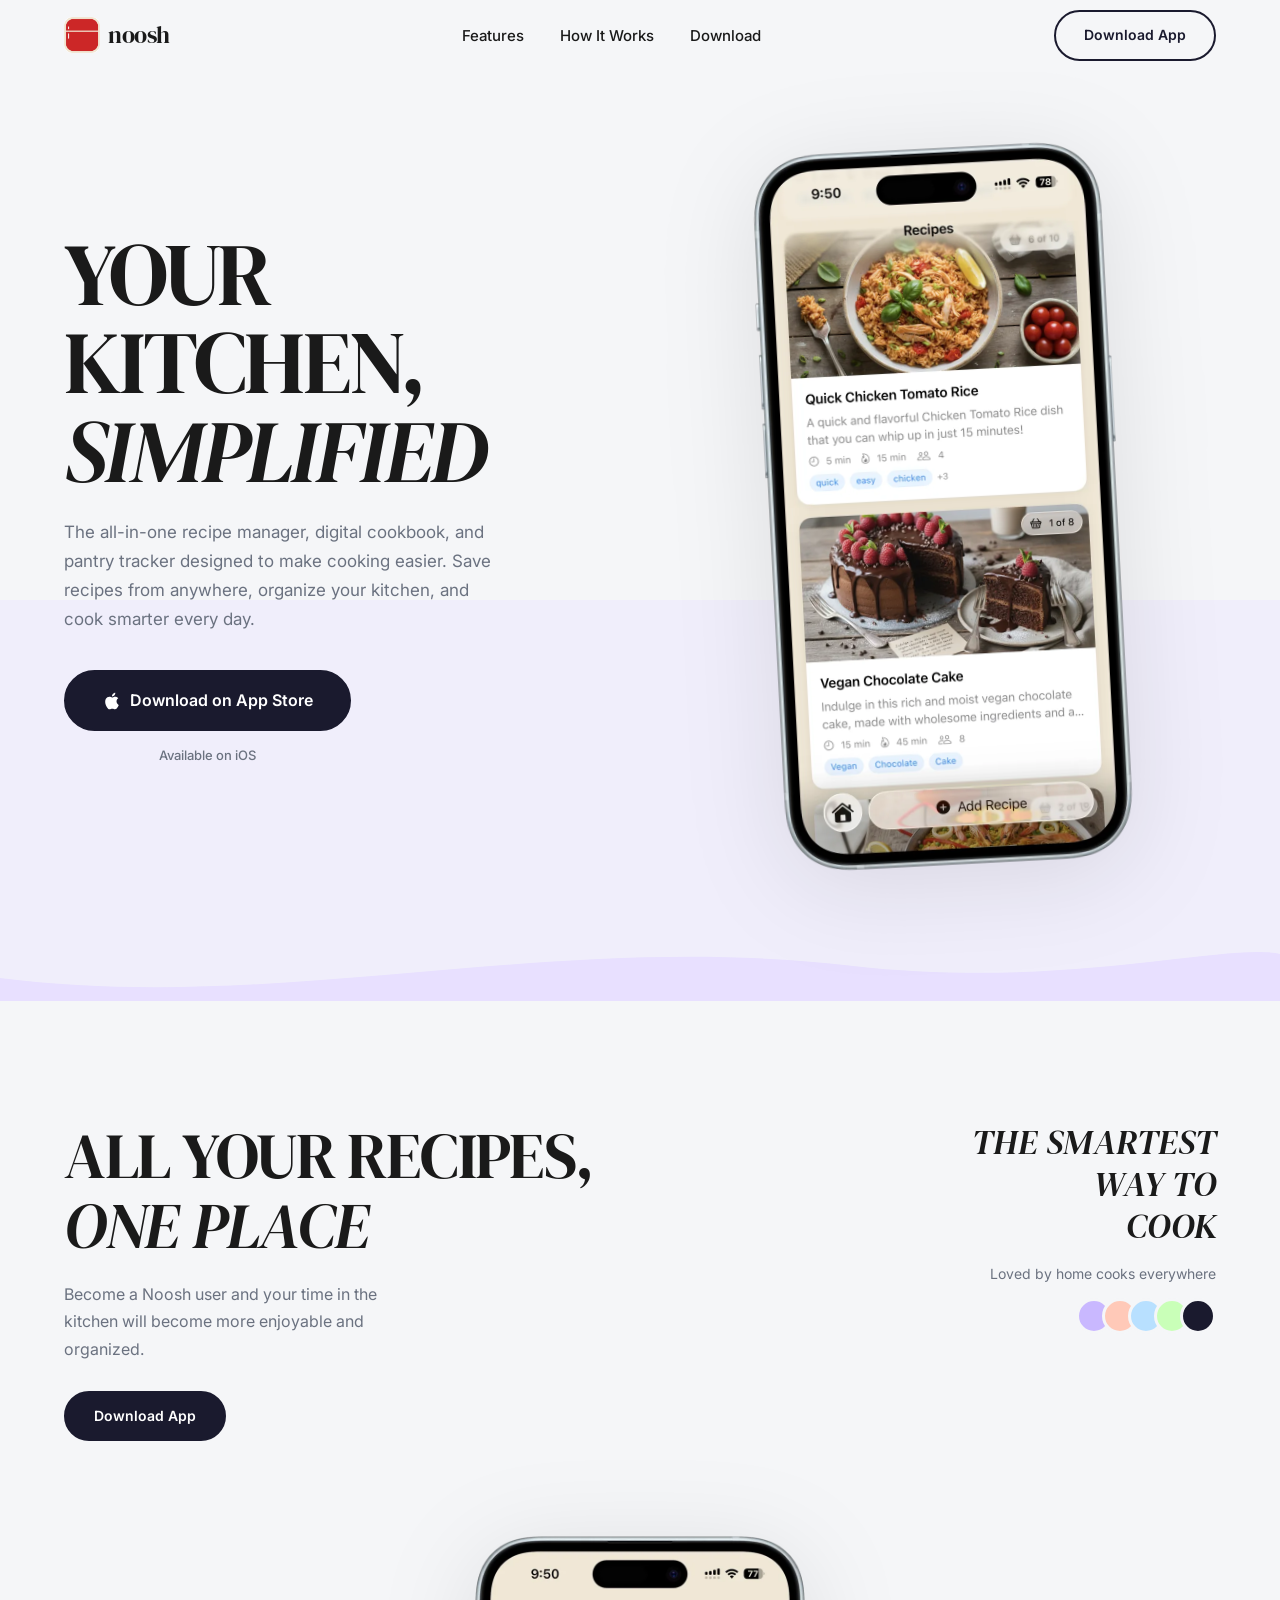
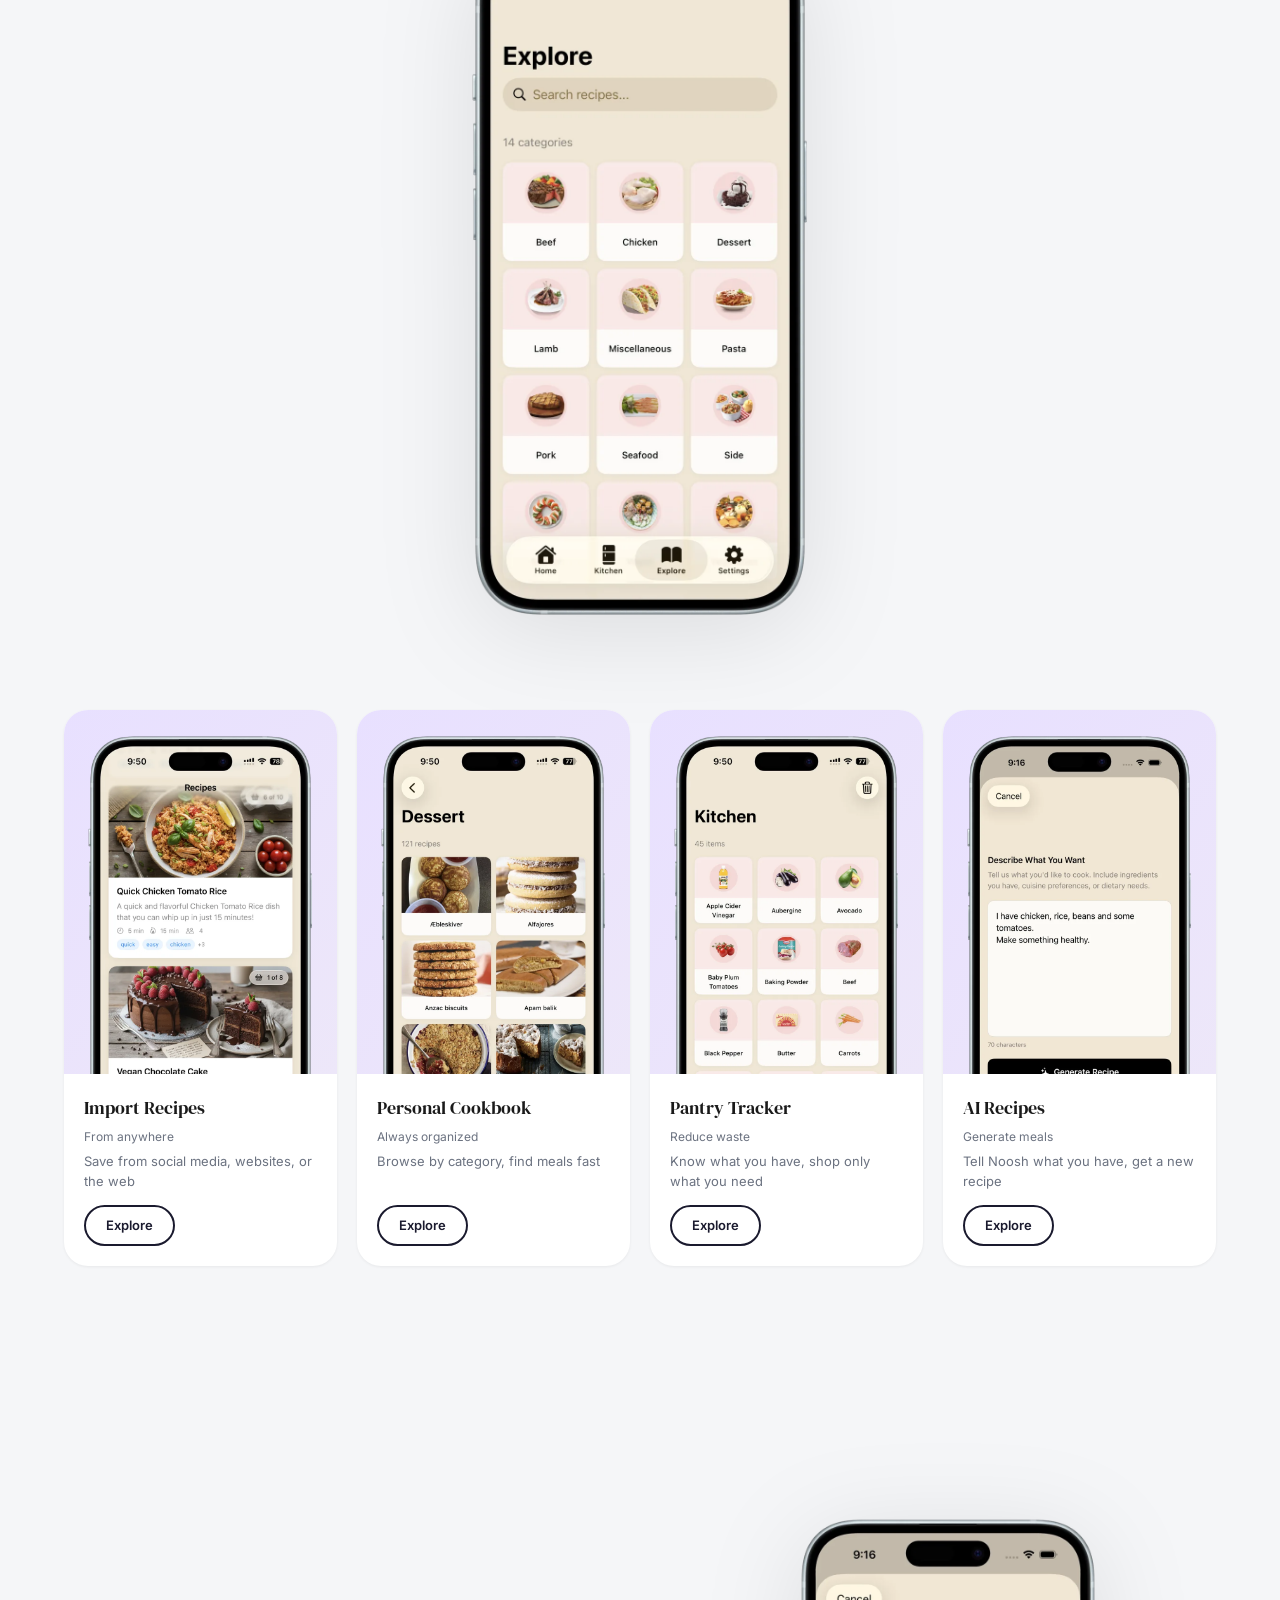
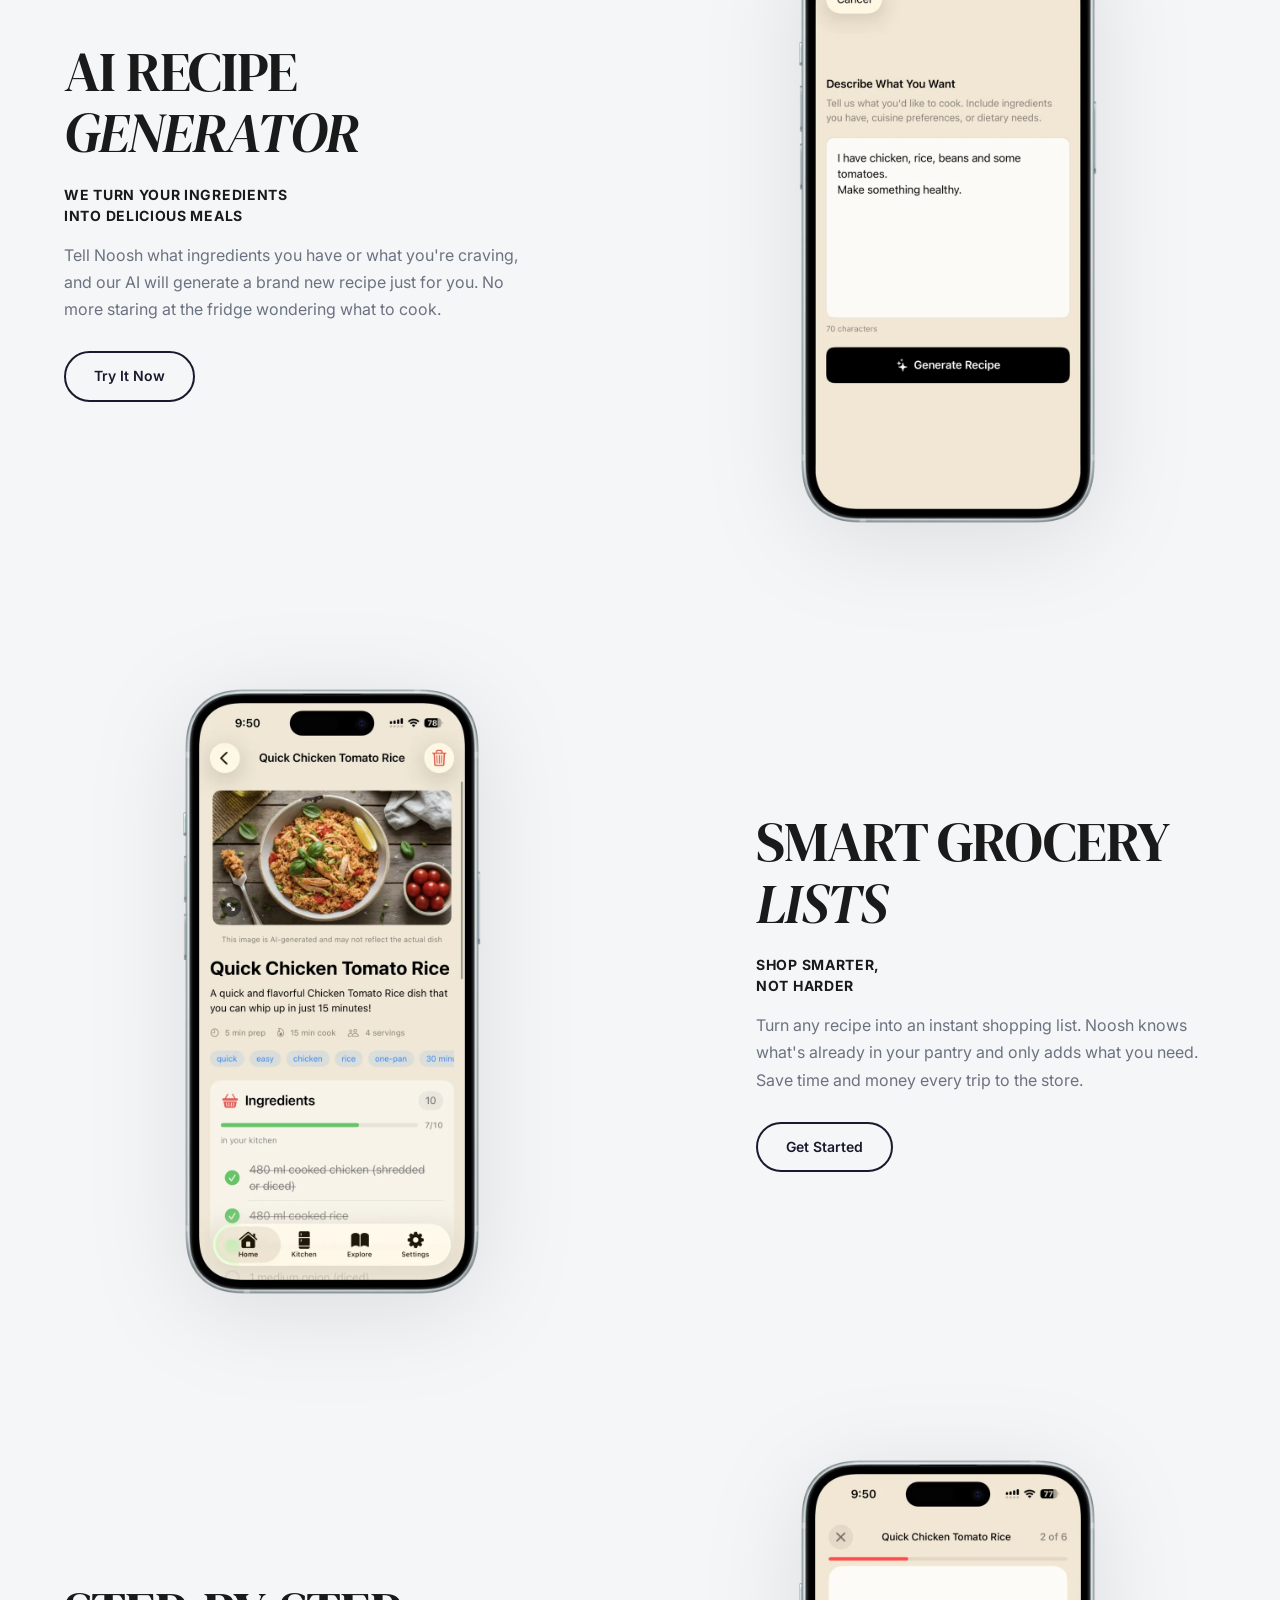
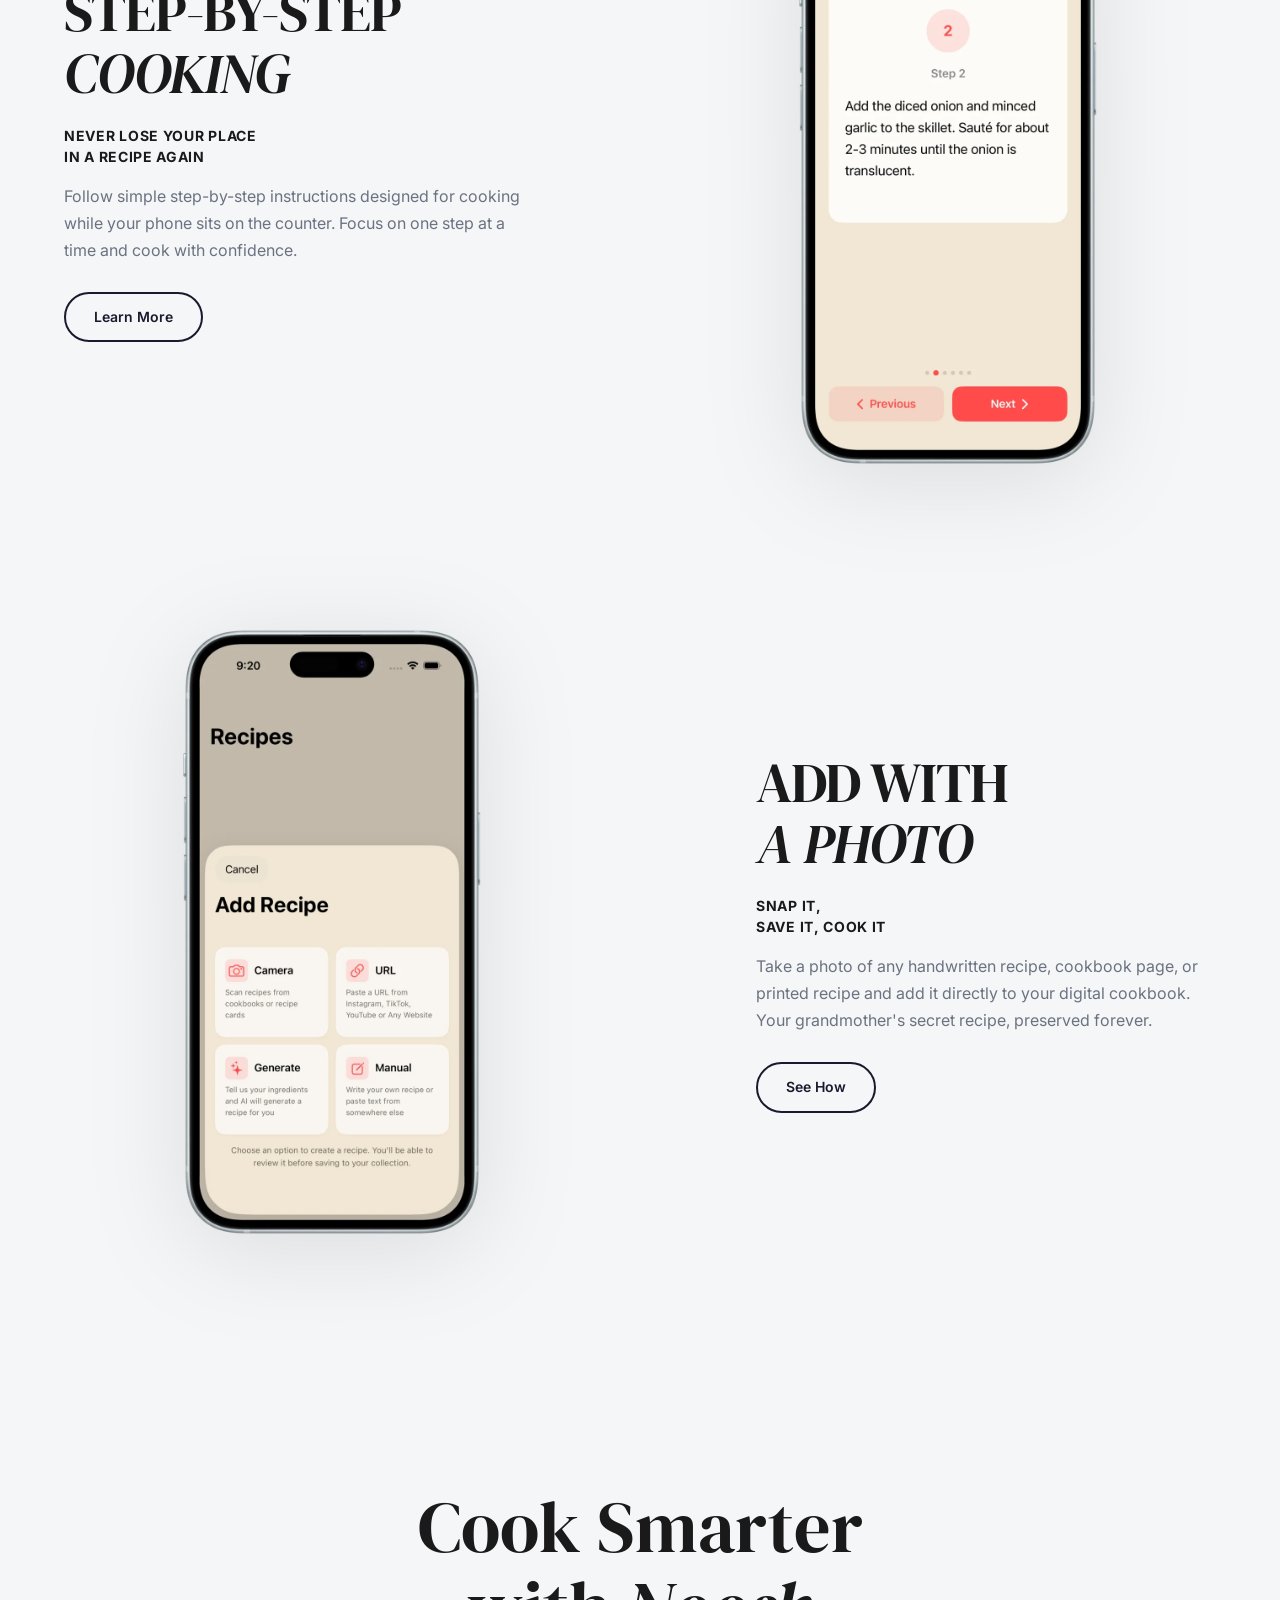
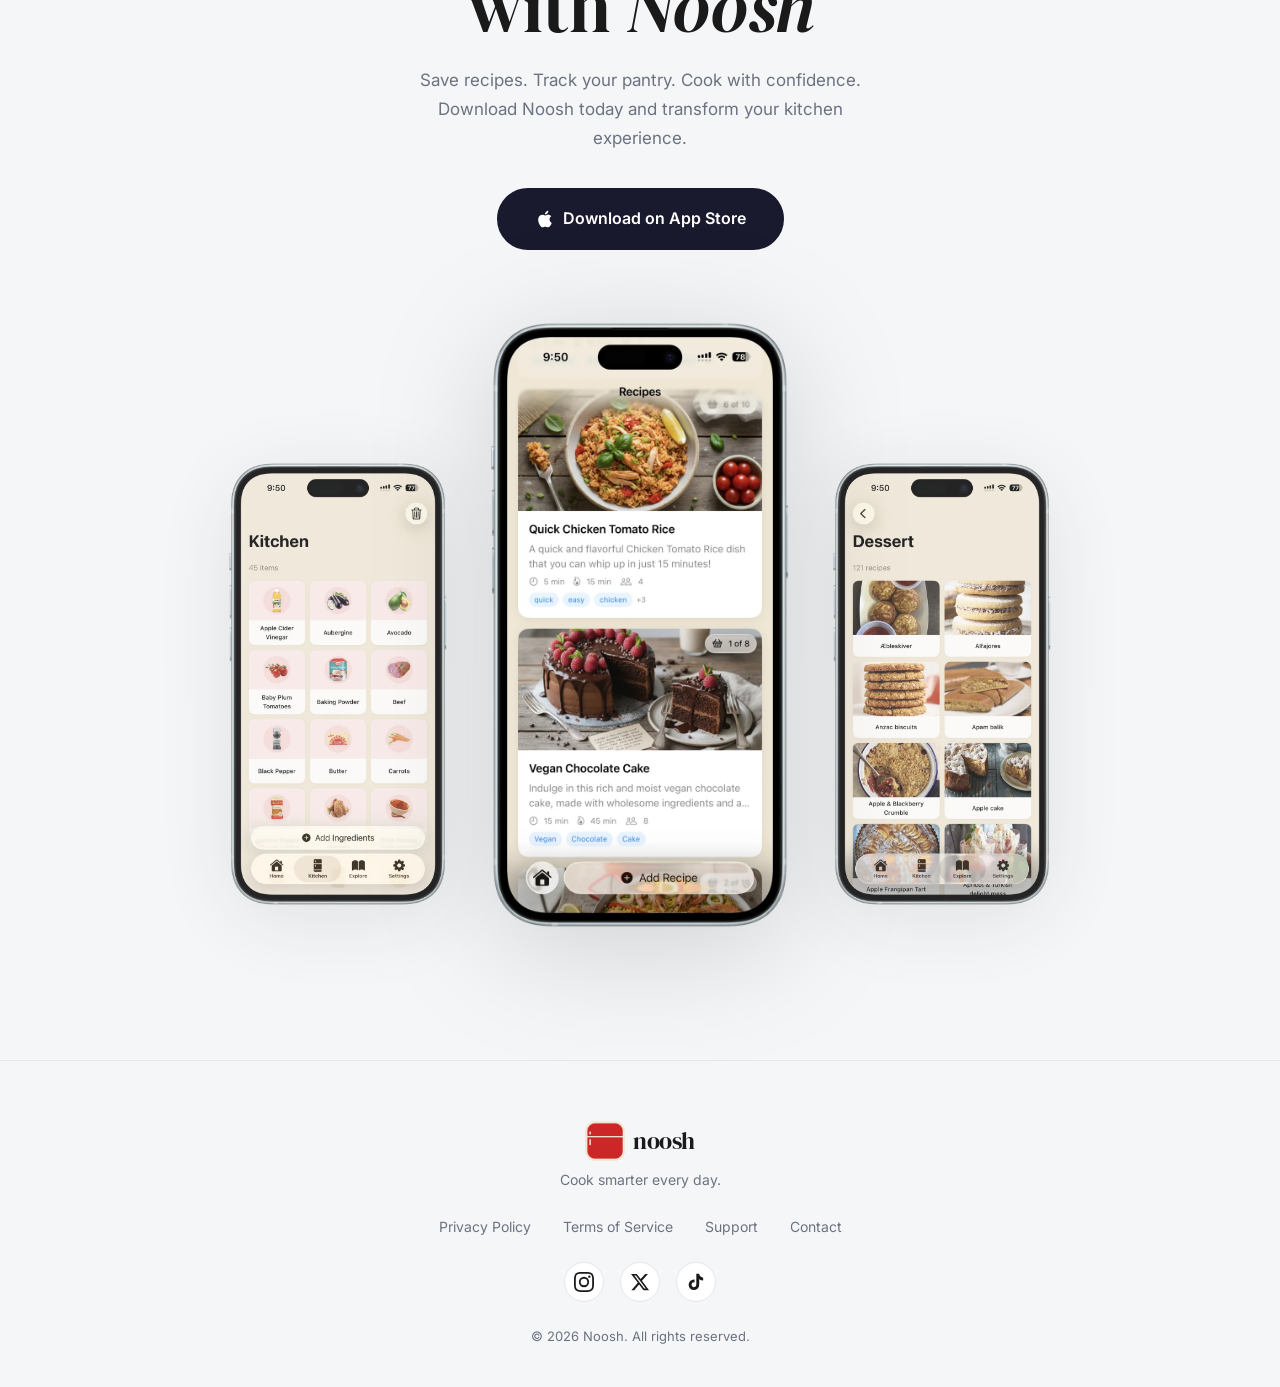
<file: index.html>
<!doctype html>
<html lang="en">
  <head>
    <meta charset="UTF-8" />
    <meta name="viewport" content="width=device-width, initial-scale=1.0" />
    <title>Noosh — Recipe Manager, Digital Cookbook & Pantry Tracker</title>
    <meta
      name="description"
      content="Noosh is the all-in-one recipe manager, digital cookbook, and pantry tracker. Save recipes from anywhere, track your pantry, generate meals with AI, and cook smarter every day."
    />
    <meta
      name="keywords"
      content="recipe manager, digital cookbook, pantry tracker, meal planning, AI recipe generator, grocery list, cooking app, recipe organizer, recipe import"
    />
    <meta name="author" content="Noosh" />
    <meta name="theme-color" content="#1a1a2e" />

    <!-- Open Graph -->
    <meta property="og:type" content="website" />
    <meta property="og:title" content="Noosh — Your Kitchen, Simplified" />
    <meta
      property="og:description"
      content="Save recipes from anywhere, track your pantry, generate meals with AI. The all-in-one cooking companion."
    />
    <meta property="og:image" content="images/icon.png" />
    <meta property="og:url" content="https://noosh.app" />
    <meta property="og:site_name" content="Noosh" />

    <!-- Twitter Card -->
    <meta name="twitter:card" content="summary" />
    <meta name="twitter:title" content="Noosh — Your Kitchen, Simplified" />
    <meta
      name="twitter:description"
      content="Save recipes from anywhere, track your pantry, generate meals with AI. The all-in-one cooking companion."
    />
    <meta name="twitter:image" content="images/icon.png" />

    <link rel="canonical" href="https://noosh.app" />
    <link rel="icon" href="images/icon.png" type="image/png" sizes="any" />
    <link rel="apple-touch-icon" href="images/icon.png" />

    <!-- Fonts -->
    <link rel="preconnect" href="https://fonts.googleapis.com" />
    <link rel="preconnect" href="https://fonts.gstatic.com" crossorigin />
    <link
      href="https://fonts.googleapis.com/css2?family=DM+Serif+Display:ital@0;1&family=Inter:wght@400;500;600;700&display=swap"
      rel="stylesheet"
    />

    <link rel="stylesheet" href="css/styles.css" />

    <!-- JSON-LD Structured Data -->
    <script type="application/ld+json">
      {
        "@context": "https://schema.org",
        "@type": "SoftwareApplication",
        "name": "Noosh",
        "operatingSystem": "iOS",
        "applicationCategory": "LifestyleApplication",
        "description": "The all-in-one recipe manager, digital cookbook, and pantry tracker designed to make cooking easier.",
        "offers": {
          "@type": "Offer",
          "price": "0",
          "priceCurrency": "USD"
        },
        "aggregateRating": {
          "@type": "AggregateRating",
          "ratingValue": "4.8",
          "ratingCount": "500"
        },
        "image": "https://noosh.app/images/icon.png"
      }
    </script>
  </head>
  <body>
    <!-- ===== NAVIGATION ===== -->
    <header class="nav" id="nav">
      <div class="nav__container">
        <a href="/" class="nav__logo" aria-label="Noosh home">
          <img
            src="images/icon.png"
            alt=""
            class="nav__logo-img"
            width="36"
            height="36"
            decoding="async"
          />
          <span class="nav__logo-text">noosh</span>
        </a>

        <nav class="nav__links" id="navLinks" aria-label="Main navigation">
          <a href="#features" class="nav__link">Features</a>
          <a href="#how-it-works" class="nav__link">How It Works</a>
          <a href="#download" class="nav__link">Download</a>
        </nav>

        <a
          href="https://apps.apple.com/us/app/recipe-manager-pantry-noosh/id6758902606"
          rel="noopener noreferrer"
          class="nav__cta btn btn--outline btn--pill"
          >Download App</a
        >

        <button
          class="nav__hamburger"
          id="navHamburger"
          aria-label="Toggle menu"
          aria-expanded="false"
        >
          <span></span>
          <span></span>
          <span></span>
        </button>
      </div>
    </header>

    <main>
      <!-- ===== HERO ===== -->
      <section class="hero" id="hero">
        <div class="hero__bg-accent" aria-hidden="true"></div>
        <svg
          class="hero__wave"
          aria-hidden="true"
          viewBox="0 0 1440 200"
          preserveAspectRatio="none"
        >
          <path
            d="M0,160 C320,220 620,80 960,140 C1200,180 1380,100 1440,120 L1440,200 L0,200 Z"
            fill="var(--color-accent-light)"
          />
        </svg>
        <div class="container hero__grid">
          <div class="hero__content">
            <h1 class="hero__title">
              <span class="hero__title-line">YOUR KITCHEN,</span>
              <span class="hero__title-line hero__title-italic"
                >SIMPLIFIED</span
              >
            </h1>
            <p class="hero__subtitle">
              The all-in-one recipe manager, digital cookbook, and pantry
              tracker designed to make cooking easier. Save recipes from
              anywhere, organize your kitchen, and cook smarter every day.
            </p>
            <div class="hero__actions">
              <a
                href="https://apps.apple.com/us/app/recipe-manager-pantry-noosh/id6758902606"
                rel="noopener noreferrer"
                class="btn btn--primary btn--pill btn--lg"
              >
                <svg
                  class="btn__icon"
                  viewBox="0 0 24 24"
                  width="20"
                  height="20"
                  fill="currentColor"
                >
                  <path
                    d="M18.71 19.5c-.83 1.24-1.71 2.45-3.05 2.47-1.34.03-1.77-.79-3.29-.79-1.53 0-2 .77-3.27.82-1.31.05-2.3-1.32-3.14-2.53C4.25 17 2.94 12.45 4.7 9.39c.87-1.52 2.43-2.48 4.12-2.51 1.28-.02 2.5.87 3.29.87.78 0 2.26-1.07 3.8-.91.65.03 2.47.26 3.64 1.98-.09.06-2.17 1.28-2.15 3.81.03 3.02 2.65 4.03 2.68 4.04-.03.07-.42 1.44-1.38 2.83M13 3.5c.73-.83 1.94-1.46 2.94-1.5.13 1.17-.34 2.35-1.04 3.19-.69.85-1.83 1.51-2.95 1.42-.15-1.15.41-2.35 1.05-3.11z"
                  />
                </svg>
                Download on App Store
              </a>
              <p class="hero__available">Available on iOS</p>
            </div>
          </div>
          <div class="hero__mockup">
            <picture>
              <source srcset="images/HomeView.webp" type="image/webp" />
              <img
                src="images/HomeView.png"
                alt="Noosh recipe manager app showing imported recipes like Quick Chicken Tomato Rice and Vegan Chocolate Cake"
                class="app-screenshot app-screenshot--hero"
                loading="eager"
              />
            </picture>
          </div>
        </div>
      </section>

      <!-- ===== FEATURES OVERVIEW ===== -->
      <section class="features" id="features">
        <div class="container">
          <div class="features__header">
            <div class="features__header-left">
              <h2 class="section-title section-title--large">
                ALL YOUR RECIPES,<br /><span class="section-title--italic"
                  >ONE PLACE</span
                >
              </h2>
              <p class="features__header-text">
                Become a Noosh user and your time in the kitchen will become
                more enjoyable and organized.
              </p>
              <a
                href="https://apps.apple.com/us/app/recipe-manager-pantry-noosh/id6758902606"
                rel="noopener noreferrer"
                class="btn btn--primary btn--pill"
                >Download App</a
              >
            </div>
            <div class="features__header-right">
              <h3 class="features__tagline">
                THE SMARTEST<br />WAY TO<br />COOK
              </h3>
              <p class="features__social-proof">
                Loved by home cooks everywhere
              </p>
              <div class="features__avatars" aria-label="Community members">
                <div class="features__avatar"></div>
                <div class="features__avatar"></div>
                <div class="features__avatar"></div>
                <div class="features__avatar"></div>
                <div class="features__avatar"></div>
              </div>
            </div>
          </div>

          <div class="features__phone-center">
            <picture>
              <source
                srcset="images/ExploreCategories.webp"
                type="image/webp"
              />
              <img
                src="images/ExploreCategories.png"
                alt="Noosh explore screen showing recipe categories like Beef, Chicken, Dessert, Pasta, and Seafood"
                class="app-screenshot app-screenshot--center"
                loading="lazy"
              />
            </picture>
          </div>

          <div class="features__cards">
            <div class="feature-card" data-animate>
              <div class="feature-card__image">
                <picture
                  ><source srcset="images/HomeView.webp" type="image/webp" />
                  <img
                    src="images/HomeView.png"
                    alt="Import recipes from anywhere"
                    class="feature-card__img"
                    loading="lazy"
                /></picture>
              </div>
              <div class="feature-card__body">
                <h3 class="feature-card__title">Import Recipes</h3>
                <p class="feature-card__tag">From anywhere</p>
                <p class="feature-card__desc">
                  Save from social media, websites, or the web
                </p>
                <a
                  href="https://apps.apple.com/us/app/recipe-manager-pantry-noosh/id6758902606"
                  rel="noopener noreferrer"
                  class="btn btn--outline btn--sm btn--pill"
                  >Explore</a
                >
              </div>
            </div>
            <div class="feature-card" data-animate>
              <div class="feature-card__image">
                <picture
                  ><source
                    srcset="images/ExploreRecipes.webp"
                    type="image/webp" />
                  <img
                    src="images/ExploreRecipes.png"
                    alt="Browse recipes by category"
                    class="feature-card__img"
                    loading="lazy"
                /></picture>
              </div>
              <div class="feature-card__body">
                <h3 class="feature-card__title">Personal Cookbook</h3>
                <p class="feature-card__tag">Always organized</p>
                <p class="feature-card__desc">
                  Browse by category, find meals fast
                </p>
                <a
                  href="https://apps.apple.com/us/app/recipe-manager-pantry-noosh/id6758902606"
                  rel="noopener noreferrer"
                  class="btn btn--outline btn--sm btn--pill"
                  >Explore</a
                >
              </div>
            </div>
            <div class="feature-card" data-animate>
              <div class="feature-card__image">
                <picture
                  ><source srcset="images/Kitchen.webp" type="image/webp" />
                  <img
                    src="images/Kitchen.png"
                    alt="Track pantry ingredients"
                    class="feature-card__img"
                    loading="lazy"
                /></picture>
              </div>
              <div class="feature-card__body">
                <h3 class="feature-card__title">Pantry Tracker</h3>
                <p class="feature-card__tag">Reduce waste</p>
                <p class="feature-card__desc">
                  Know what you have, shop only what you need
                </p>
                <a
                  href="https://apps.apple.com/us/app/recipe-manager-pantry-noosh/id6758902606"
                  rel="noopener noreferrer"
                  class="btn btn--outline btn--sm btn--pill"
                  >Explore</a
                >
              </div>
            </div>
            <div class="feature-card" data-animate>
              <div class="feature-card__image">
                <picture
                  ><source
                    srcset="images/GenerateRecpe.webp"
                    type="image/webp" />
                  <img
                    src="images/GenerateRecpe.png"
                    alt="AI recipe generation"
                    class="feature-card__img"
                    loading="lazy"
                /></picture>
              </div>
              <div class="feature-card__body">
                <h3 class="feature-card__title">AI Recipes</h3>
                <p class="feature-card__tag">Generate meals</p>
                <p class="feature-card__desc">
                  Tell Noosh what you have, get a new recipe
                </p>
                <a
                  href="https://apps.apple.com/us/app/recipe-manager-pantry-noosh/id6758902606"
                  rel="noopener noreferrer"
                  class="btn btn--outline btn--sm btn--pill"
                  >Explore</a
                >
              </div>
            </div>
          </div>
        </div>
      </section>

      <!-- ===== STATS (hidden — placeholder data) ===== -->
      <!-- <section class="stats" id="stats">
      <div class="container stats__grid">
        <div class="stat" data-animate>
          <span class="stat__number" data-target="50" data-suffix="K+">0</span>
          <span class="stat__label">RECIPES<br>SAVED</span>
        </div>
        <div class="stat" data-animate>
          <span class="stat__number" data-target="10" data-suffix="K+">0</span>
          <span class="stat__label">HAPPY<br>COOKS</span>
        </div>
        <div class="stat" data-animate>
          <span class="stat__number" data-target="4.8" data-suffix="+" data-decimals="1">0</span>
          <span class="stat__label">APP STORE<br>RATING</span>
        </div>
      </div>
    </section> -->

      <!-- ===== HOW IT WORKS / FEATURE DEEP-DIVES ===== -->
      <section class="deep-dives" id="how-it-works">
        <div class="container deep-dive deep-dive--right" data-animate>
          <div class="deep-dive__content">
            <h2 class="section-title">
              AI RECIPE<br /><span class="section-title--italic"
                >GENERATOR</span
              >
            </h2>
            <p class="deep-dive__subtitle">
              WE TURN YOUR INGREDIENTS<br />INTO DELICIOUS MEALS
            </p>
            <p class="deep-dive__text">
              Tell Noosh what ingredients you have or what you're craving, and
              our AI will generate a brand new recipe just for you. No more
              staring at the fridge wondering what to cook.
            </p>
            <a
              href="https://apps.apple.com/us/app/recipe-manager-pantry-noosh/id6758902606"
              rel="noopener noreferrer"
              class="btn btn--outline btn--pill"
              >Try It Now</a
            >
          </div>
          <div class="deep-dive__mockups">
            <picture>
              <source srcset="images/GenerateRecpe.webp" type="image/webp" />
              <img
                src="images/GenerateRecpe.png"
                alt="Noosh AI recipe generator screen where you describe ingredients and get a custom recipe"
                class="app-screenshot"
                loading="lazy"
              />
            </picture>
          </div>
        </div>

        <div class="container deep-dive deep-dive--left" data-animate>
          <div class="deep-dive__mockups">
            <picture>
              <source srcset="images/Recipe.webp" type="image/webp" />
              <img
                src="images/Recipe.png"
                alt="Noosh recipe detail view showing ingredients with smart shopping list tracking what you already have"
                class="app-screenshot"
                loading="lazy"
              />
            </picture>
          </div>
          <div class="deep-dive__content">
            <h2 class="section-title">
              SMART GROCERY<br /><span class="section-title--italic"
                >LISTS</span
              >
            </h2>
            <p class="deep-dive__subtitle">SHOP SMARTER,<br />NOT HARDER</p>
            <p class="deep-dive__text">
              Turn any recipe into an instant shopping list. Noosh knows what's
              already in your pantry and only adds what you need. Save time and
              money every trip to the store.
            </p>
            <a
              href="https://apps.apple.com/us/app/recipe-manager-pantry-noosh/id6758902606"
              rel="noopener noreferrer"
              class="btn btn--outline btn--pill"
              >Get Started</a
            >
          </div>
        </div>

        <div class="container deep-dive deep-dive--right" data-animate>
          <div class="deep-dive__content">
            <h2 class="section-title">
              STEP-BY-STEP<br /><span class="section-title--italic"
                >COOKING</span
              >
            </h2>
            <p class="deep-dive__subtitle">
              NEVER LOSE YOUR PLACE<br />IN A RECIPE AGAIN
            </p>
            <p class="deep-dive__text">
              Follow simple step-by-step instructions designed for cooking while
              your phone sits on the counter. Focus on one step at a time and
              cook with confidence.
            </p>
            <a
              href="https://apps.apple.com/us/app/recipe-manager-pantry-noosh/id6758902606"
              rel="noopener noreferrer"
              class="btn btn--outline btn--pill"
              >Learn More</a
            >
          </div>
          <div class="deep-dive__mockups">
            <picture>
              <source srcset="images/Steps.webp" type="image/webp" />
              <img
                src="images/Steps.png"
                alt="Noosh step-by-step cooking mode showing clear instructions one step at a time"
                class="app-screenshot"
                loading="lazy"
              />
            </picture>
          </div>
        </div>

        <div class="container deep-dive deep-dive--left" data-animate>
          <div class="deep-dive__mockups">
            <picture>
              <source srcset="images/AddRecipe.webp" type="image/webp" />
              <img
                src="images/AddRecipe.png"
                alt="Noosh add recipe screen with options to import via Camera, URL, AI Generate, or Manual entry"
                class="app-screenshot"
                loading="lazy"
              />
            </picture>
          </div>
          <div class="deep-dive__content">
            <h2 class="section-title">
              ADD WITH<br /><span class="section-title--italic">A PHOTO</span>
            </h2>
            <p class="deep-dive__subtitle">SNAP IT,<br />SAVE IT, COOK IT</p>
            <p class="deep-dive__text">
              Take a photo of any handwritten recipe, cookbook page, or printed
              recipe and add it directly to your digital cookbook. Your
              grandmother's secret recipe, preserved forever.
            </p>
            <a
              href="https://apps.apple.com/us/app/recipe-manager-pantry-noosh/id6758902606"
              rel="noopener noreferrer"
              class="btn btn--outline btn--pill"
              >See How</a
            >
          </div>
        </div>
      </section>

      <!-- ===== FINAL CTA ===== -->
      <section class="cta" id="download">
        <div class="container cta__container">
          <div class="cta__content">
            <h2 class="cta__title">
              Cook Smarter<br />with
              <span class="cta__title-accent">Noosh</span>
            </h2>
            <p class="cta__text">
              Save recipes. Track your pantry. Cook with confidence.<br />Download
              Noosh today and transform your kitchen experience.
            </p>
            <a
              href="https://apps.apple.com/us/app/recipe-manager-pantry-noosh/id6758902606"
              rel="noopener noreferrer"
              class="btn btn--primary btn--pill btn--lg"
            >
              <svg
                class="btn__icon"
                viewBox="0 0 24 24"
                width="20"
                height="20"
                fill="currentColor"
              >
                <path
                  d="M18.71 19.5c-.83 1.24-1.71 2.45-3.05 2.47-1.34.03-1.77-.79-3.29-.79-1.53 0-2 .77-3.27.82-1.31.05-2.3-1.32-3.14-2.53C4.25 17 2.94 12.45 4.7 9.39c.87-1.52 2.43-2.48 4.12-2.51 1.28-.02 2.5.87 3.29.87.78 0 2.26-1.07 3.8-.91.65.03 2.47.26 3.64 1.98-.09.06-2.17 1.28-2.15 3.81.03 3.02 2.65 4.03 2.68 4.04-.03.07-.42 1.44-1.38 2.83M13 3.5c.73-.83 1.94-1.46 2.94-1.5.13 1.17-.34 2.35-1.04 3.19-.69.85-1.83 1.51-2.95 1.42-.15-1.15.41-2.35 1.05-3.11z"
                />
              </svg>
              Download on App Store
            </a>
          </div>
          <div class="cta__mockups">
            <picture>
              <source srcset="images/Kitchen.webp" type="image/webp" />
              <img
                src="images/Kitchen.png"
                alt="Noosh kitchen and pantry tracker showing organized ingredients"
                class="app-screenshot app-screenshot--cta-side"
                loading="lazy"
              />
            </picture>
            <picture>
              <source srcset="images/HomeView.webp" type="image/webp" />
              <img
                src="images/HomeView.png"
                alt="Noosh recipe library with saved recipes"
                class="app-screenshot app-screenshot--cta-front"
                loading="lazy"
              />
            </picture>
            <picture>
              <source srcset="images/ExploreRecipes.webp" type="image/webp" />
              <img
                src="images/ExploreRecipes.png"
                alt="Noosh discover recipes from around the world"
                class="app-screenshot app-screenshot--cta-side"
                loading="lazy"
              />
            </picture>
          </div>
        </div>
      </section>
    </main>

    <!-- ===== FOOTER ===== -->
    <footer class="footer">
      <div class="container footer__container">
        <div class="footer__brand">
          <a
            href="/"
            class="nav__logo nav__logo--footer"
            aria-label="Noosh home"
          >
            <img
              src="images/icon.png"
              alt=""
              class="nav__logo-img"
              width="40"
              height="40"
              decoding="async"
            />
            <span class="nav__logo-text">noosh</span>
          </a>
          <p class="footer__tagline">Cook smarter every day.</p>
        </div>
        <div class="footer__links">
          <a href="privacy.html" class="footer__link">Privacy Policy</a>
          <a href="terms.html" class="footer__link">Terms of Service</a>
          <a href="support.html" class="footer__link">Support</a>
          <a href="mailto:hello@noosh.app" class="footer__link">Contact</a>
        </div>
        <div class="footer__social">
          <a href="#" class="footer__social-link" aria-label="Instagram">
            <svg width="20" height="20" viewBox="0 0 24 24" fill="currentColor">
              <path
                d="M12 2.163c3.204 0 3.584.012 4.85.07 3.252.148 4.771 1.691 4.919 4.919.058 1.265.069 1.645.069 4.849 0 3.205-.012 3.584-.069 4.849-.149 3.225-1.664 4.771-4.919 4.919-1.266.058-1.644.07-4.85.07-3.204 0-3.584-.012-4.849-.07-3.26-.149-4.771-1.699-4.919-4.92-.058-1.265-.07-1.644-.07-4.849 0-3.204.013-3.583.07-4.849.149-3.227 1.664-4.771 4.919-4.919 1.266-.057 1.645-.069 4.849-.069zM12 0C8.741 0 8.333.014 7.053.072 2.695.272.273 2.69.073 7.052.014 8.333 0 8.741 0 12c0 3.259.014 3.668.072 4.948.2 4.358 2.618 6.78 6.98 6.98C8.333 23.986 8.741 24 12 24c3.259 0 3.668-.014 4.948-.072 4.354-.2 6.782-2.618 6.979-6.98.059-1.28.073-1.689.073-4.948 0-3.259-.014-3.667-.072-4.947-.196-4.354-2.617-6.78-6.979-6.98C15.668.014 15.259 0 12 0zm0 5.838a6.162 6.162 0 100 12.324 6.162 6.162 0 000-12.324zM12 16a4 4 0 110-8 4 4 0 010 8zm6.406-11.845a1.44 1.44 0 100 2.881 1.44 1.44 0 000-2.881z"
              />
            </svg>
          </a>
          <a href="#" class="footer__social-link" aria-label="Twitter">
            <svg width="20" height="20" viewBox="0 0 24 24" fill="currentColor">
              <path
                d="M18.244 2.25h3.308l-7.227 8.26 8.502 11.24H16.17l-5.214-6.817L4.99 21.75H1.68l7.73-8.835L1.254 2.25H8.08l4.713 6.231zm-1.161 17.52h1.833L7.084 4.126H5.117z"
              />
            </svg>
          </a>
          <a href="#" class="footer__social-link" aria-label="TikTok">
            <svg width="20" height="20" viewBox="0 0 24 24" fill="currentColor">
              <path
                d="M19.59 6.69a4.83 4.83 0 01-3.77-4.25V2h-3.45v13.67a2.89 2.89 0 01-2.88 2.5 2.89 2.89 0 01-2.89-2.89 2.89 2.89 0 012.89-2.89c.28 0 .54.04.79.1v-3.5a6.37 6.37 0 00-.79-.05A6.34 6.34 0 003.15 15.2a6.34 6.34 0 006.34 6.34 6.34 6.34 0 006.34-6.34V8.73a8.19 8.19 0 004.76 1.52V6.79a4.83 4.83 0 01-1-.1z"
              />
            </svg>
          </a>
        </div>
        <p class="footer__copy">&copy; 2026 Noosh. All rights reserved.</p>
      </div>
    </footer>

    <script src="js/main.js"></script>
  </body>
</html>
</file>
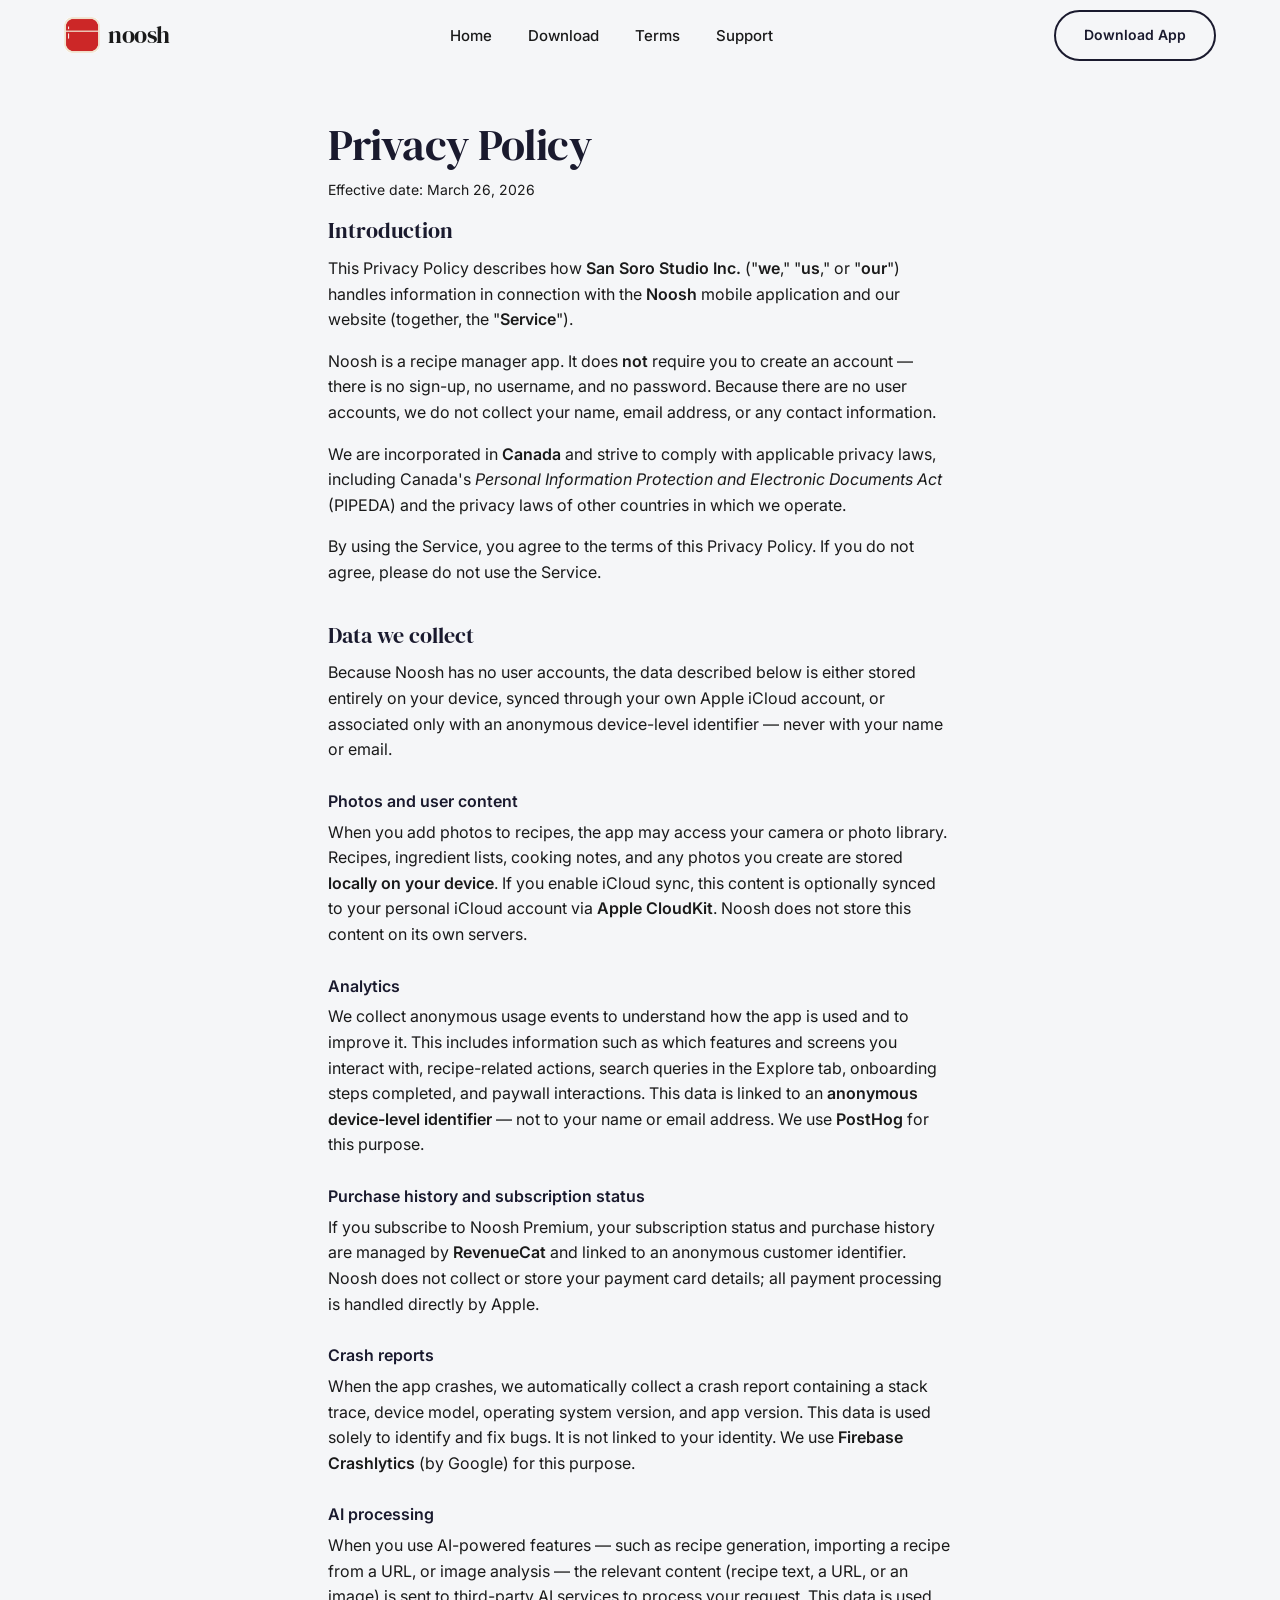
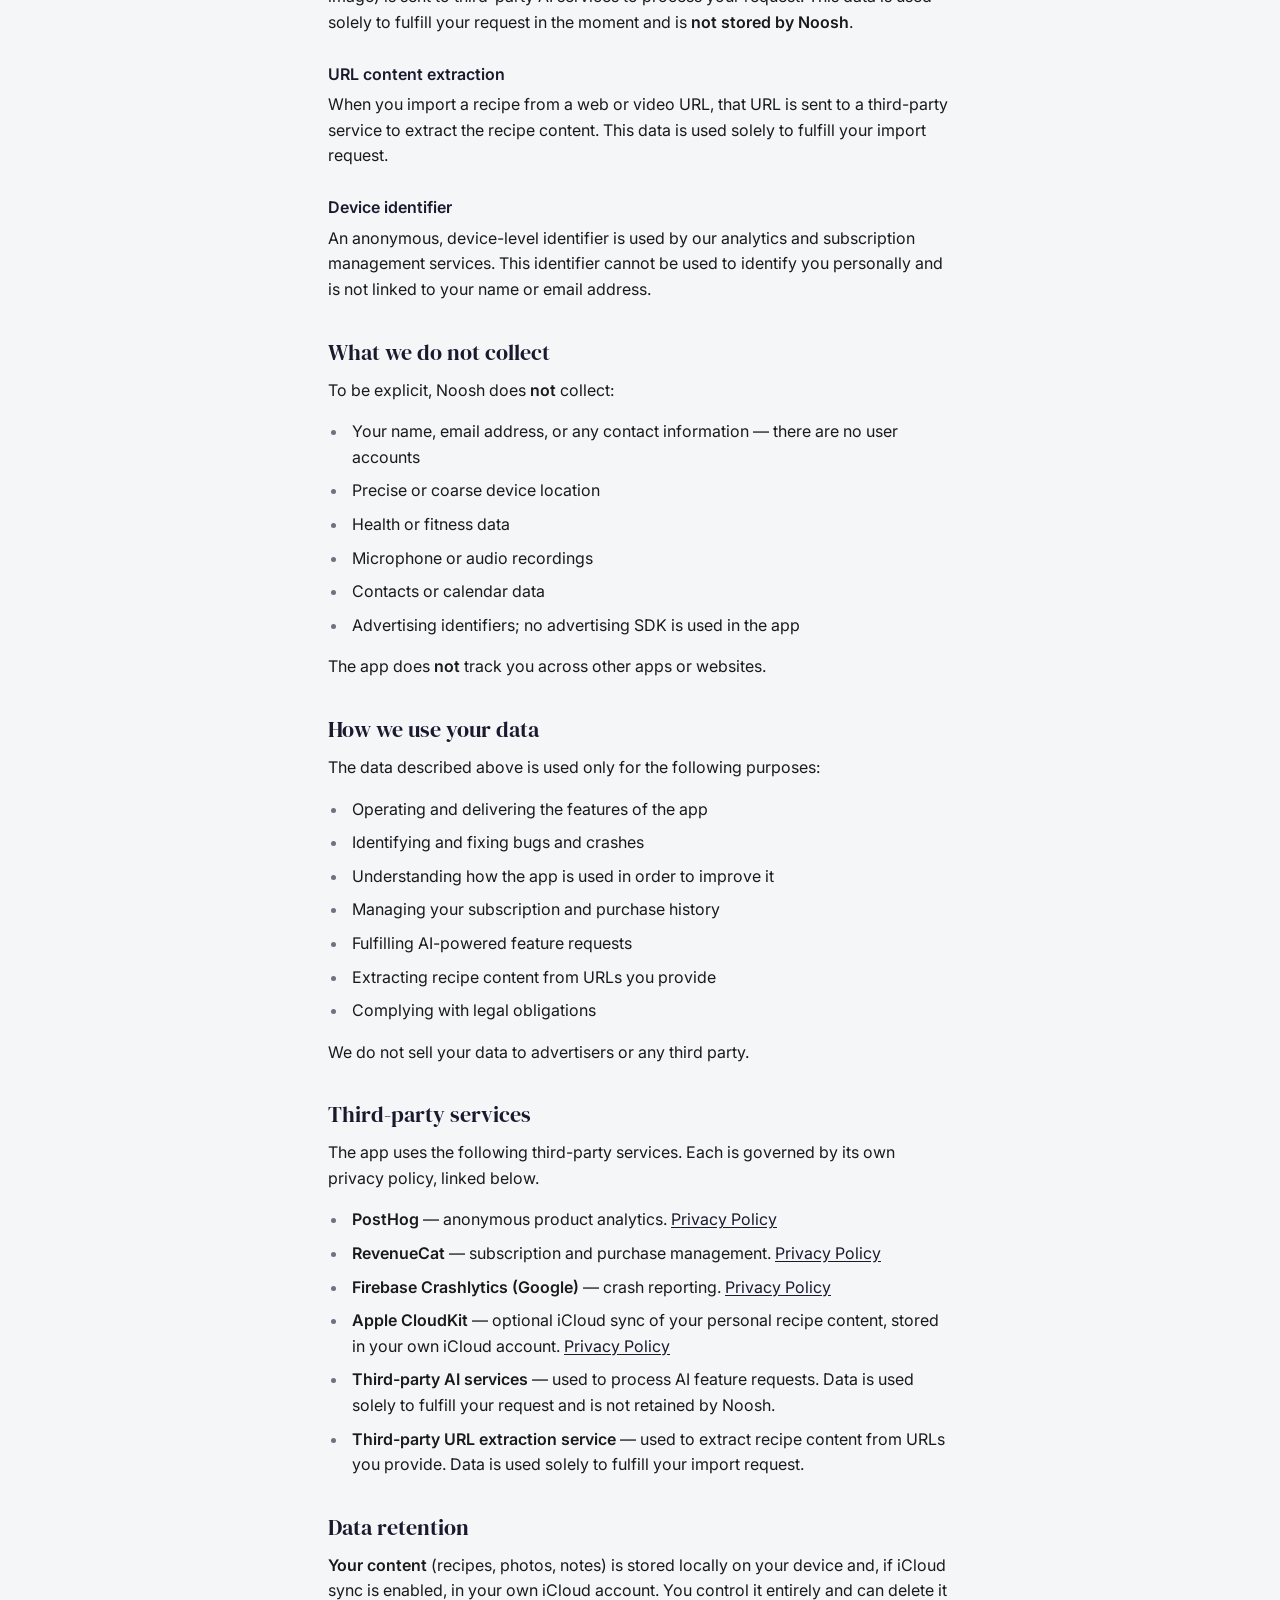
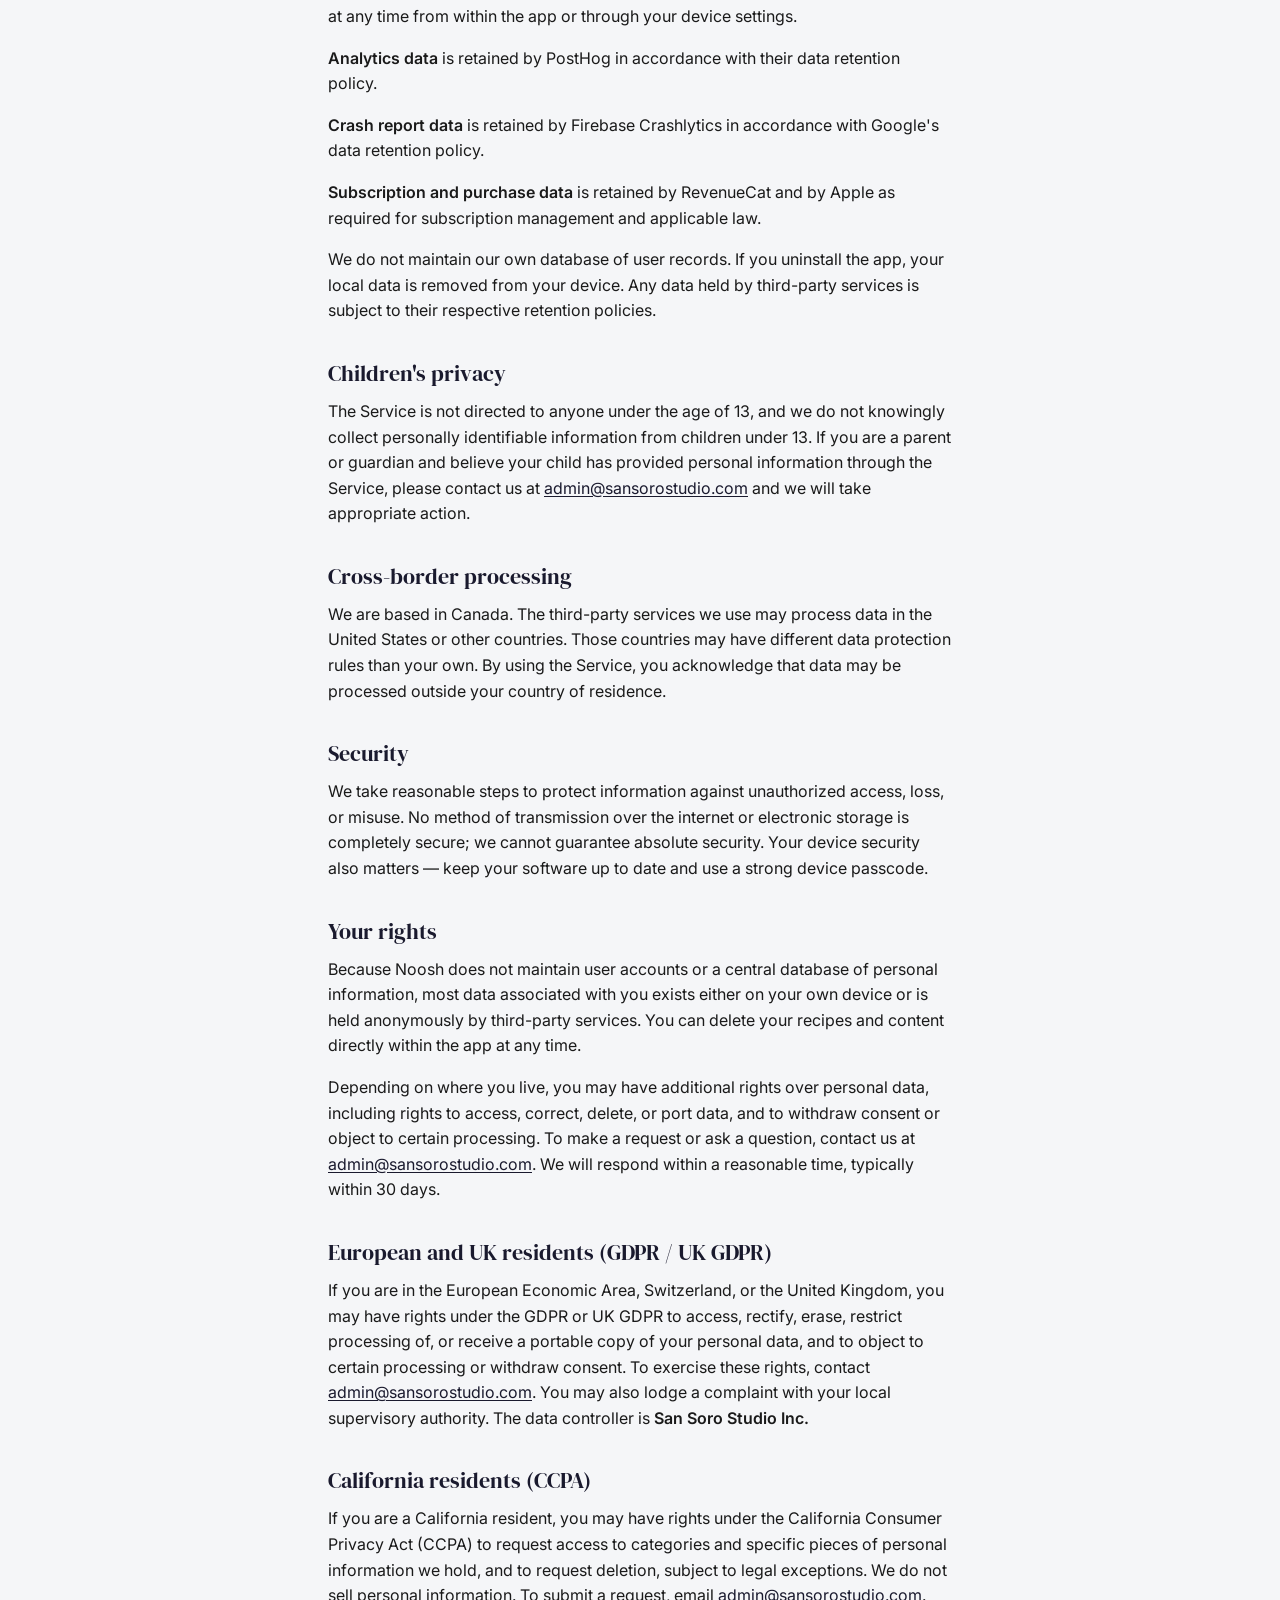
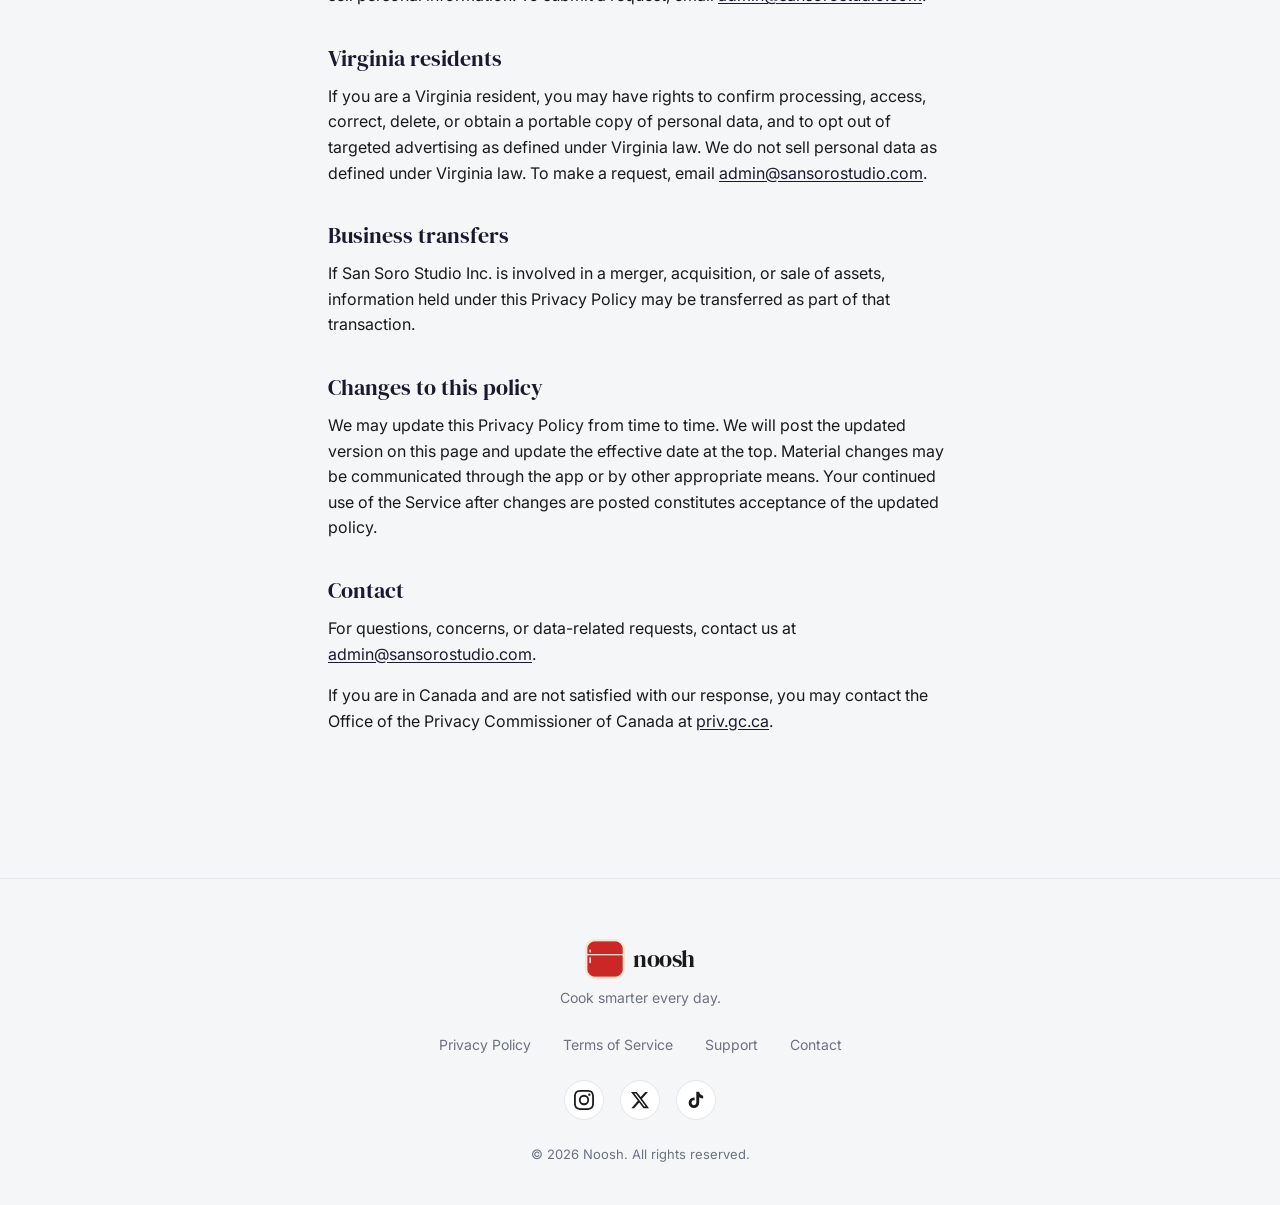
<file: privacy.html>
<!DOCTYPE html>
<html lang="en">
<head>
  <meta charset="UTF-8">
  <meta name="viewport" content="width=device-width, initial-scale=1.0">
  <title>Privacy Policy — Noosh</title>
  <meta name="description" content="Privacy Policy for Noosh, the recipe manager and pantry tracker app operated by San Soro Studio Inc.">
  <meta name="robots" content="index,follow">
  <meta name="theme-color" content="#1a1a2e">

  <meta property="og:type" content="website">
  <meta property="og:title" content="Privacy Policy — Noosh">
  <meta property="og:description" content="How San Soro Studio Inc. collects, uses, and protects personal information for the Noosh app and website.">
  <meta property="og:url" content="https://noosh.app/privacy.html">
  <meta property="og:site_name" content="Noosh">

  <link rel="canonical" href="https://noosh.app/privacy.html">
  <link rel="icon" href="images/icon.png" type="image/png" sizes="any">
  <link rel="apple-touch-icon" href="images/icon.png">

  <link rel="preconnect" href="https://fonts.googleapis.com">
  <link rel="preconnect" href="https://fonts.gstatic.com" crossorigin>
  <link href="https://fonts.googleapis.com/css2?family=DM+Serif+Display:ital@0;1&family=Inter:wght@400;500;600;700&display=swap" rel="stylesheet">

  <link rel="stylesheet" href="css/styles.css">
</head>
<body class="legal-page">

  <header class="nav" id="nav">
    <div class="nav__container">
      <a href="index.html" class="nav__logo" aria-label="Noosh home">
        <img src="images/icon.png" alt="" class="nav__logo-img" width="36" height="36" decoding="async">
        <span class="nav__logo-text">noosh</span>
      </a>

      <nav class="nav__links" id="navLinks" aria-label="Main navigation">
        <a href="index.html" class="nav__link">Home</a>
        <a href="index.html#download" class="nav__link">Download</a>
        <a href="terms.html" class="nav__link">Terms</a>
        <a href="support.html" class="nav__link">Support</a>
      </nav>

      <a href="https://apps.apple.com/us/app/recipe-manager-pantry-noosh/id6758902606" rel="noopener noreferrer" class="nav__cta btn btn--outline btn--pill">Download App</a>

      <button class="nav__hamburger" id="navHamburger" aria-label="Toggle menu" aria-expanded="false">
        <span></span>
        <span></span>
        <span></span>
      </button>
    </div>
  </header>

  <main class="legal-main">
    <article class="container legal-prose">
      <h1 class="legal-prose__title">Privacy Policy</h1>
      <p class="legal-prose__meta">Effective date: March 26, 2026</p>

      <h2>Introduction</h2>
      <p>This Privacy Policy describes how <strong>San Soro Studio Inc.</strong> ("<strong>we</strong>," "<strong>us</strong>," or "<strong>our</strong>") handles information in connection with the <strong>Noosh</strong> mobile application and our website (together, the "<strong>Service</strong>").</p>
      <p>Noosh is a recipe manager app. It does <strong>not</strong> require you to create an account — there is no sign-up, no username, and no password. Because there are no user accounts, we do not collect your name, email address, or any contact information.</p>
      <p>We are incorporated in <strong>Canada</strong> and strive to comply with applicable privacy laws, including Canada's <em>Personal Information Protection and Electronic Documents Act</em> (PIPEDA) and the privacy laws of other countries in which we operate.</p>
      <p>By using the Service, you agree to the terms of this Privacy Policy. If you do not agree, please do not use the Service.</p>

      <h2>Data we collect</h2>
      <p>Because Noosh has no user accounts, the data described below is either stored entirely on your device, synced through your own Apple iCloud account, or associated only with an anonymous device-level identifier — never with your name or email.</p>

      <h3>Photos and user content</h3>
      <p>When you add photos to recipes, the app may access your camera or photo library. Recipes, ingredient lists, cooking notes, and any photos you create are stored <strong>locally on your device</strong>. If you enable iCloud sync, this content is optionally synced to your personal iCloud account via <strong>Apple CloudKit</strong>. Noosh does not store this content on its own servers.</p>

      <h3>Analytics</h3>
      <p>We collect anonymous usage events to understand how the app is used and to improve it. This includes information such as which features and screens you interact with, recipe-related actions, search queries in the Explore tab, onboarding steps completed, and paywall interactions. This data is linked to an <strong>anonymous device-level identifier</strong> — not to your name or email address. We use <strong>PostHog</strong> for this purpose.</p>

      <h3>Purchase history and subscription status</h3>
      <p>If you subscribe to Noosh Premium, your subscription status and purchase history are managed by <strong>RevenueCat</strong> and linked to an anonymous customer identifier. Noosh does not collect or store your payment card details; all payment processing is handled directly by Apple.</p>

      <h3>Crash reports</h3>
      <p>When the app crashes, we automatically collect a crash report containing a stack trace, device model, operating system version, and app version. This data is used solely to identify and fix bugs. It is not linked to your identity. We use <strong>Firebase Crashlytics</strong> (by Google) for this purpose.</p>

      <h3>AI processing</h3>
      <p>When you use AI-powered features — such as recipe generation, importing a recipe from a URL, or image analysis — the relevant content (recipe text, a URL, or an image) is sent to third-party AI services to process your request. This data is used solely to fulfill your request in the moment and is <strong>not stored by Noosh</strong>.</p>

      <h3>URL content extraction</h3>
      <p>When you import a recipe from a web or video URL, that URL is sent to a third-party service to extract the recipe content. This data is used solely to fulfill your import request.</p>

      <h3>Device identifier</h3>
      <p>An anonymous, device-level identifier is used by our analytics and subscription management services. This identifier cannot be used to identify you personally and is not linked to your name or email address.</p>

      <h2>What we do not collect</h2>
      <p>To be explicit, Noosh does <strong>not</strong> collect:</p>
      <ul>
        <li>Your name, email address, or any contact information — there are no user accounts</li>
        <li>Precise or coarse device location</li>
        <li>Health or fitness data</li>
        <li>Microphone or audio recordings</li>
        <li>Contacts or calendar data</li>
        <li>Advertising identifiers; no advertising SDK is used in the app</li>
      </ul>
      <p>The app does <strong>not</strong> track you across other apps or websites.</p>

      <h2>How we use your data</h2>
      <p>The data described above is used only for the following purposes:</p>
      <ul>
        <li>Operating and delivering the features of the app</li>
        <li>Identifying and fixing bugs and crashes</li>
        <li>Understanding how the app is used in order to improve it</li>
        <li>Managing your subscription and purchase history</li>
        <li>Fulfilling AI-powered feature requests</li>
        <li>Extracting recipe content from URLs you provide</li>
        <li>Complying with legal obligations</li>
      </ul>
      <p>We do not sell your data to advertisers or any third party.</p>

      <h2>Third-party services</h2>
      <p>The app uses the following third-party services. Each is governed by its own privacy policy, linked below.</p>
      <ul>
        <li><strong>PostHog</strong> — anonymous product analytics. <a href="https://posthog.com/privacy" rel="noopener noreferrer">Privacy Policy</a></li>
        <li><strong>RevenueCat</strong> — subscription and purchase management. <a href="https://www.revenuecat.com/privacy" rel="noopener noreferrer">Privacy Policy</a></li>
        <li><strong>Firebase Crashlytics (Google)</strong> — crash reporting. <a href="https://firebase.google.com/support/privacy" rel="noopener noreferrer">Privacy Policy</a></li>
        <li><strong>Apple CloudKit</strong> — optional iCloud sync of your personal recipe content, stored in your own iCloud account. <a href="https://www.apple.com/legal/privacy/" rel="noopener noreferrer">Privacy Policy</a></li>
        <li><strong>Third-party AI services</strong> — used to process AI feature requests. Data is used solely to fulfill your request and is not retained by Noosh.</li>
        <li><strong>Third-party URL extraction service</strong> — used to extract recipe content from URLs you provide. Data is used solely to fulfill your import request.</li>
      </ul>

      <h2>Data retention</h2>
      <p><strong>Your content</strong> (recipes, photos, notes) is stored locally on your device and, if iCloud sync is enabled, in your own iCloud account. You control it entirely and can delete it at any time from within the app or through your device settings.</p>
      <p><strong>Analytics data</strong> is retained by PostHog in accordance with their data retention policy.</p>
      <p><strong>Crash report data</strong> is retained by Firebase Crashlytics in accordance with Google's data retention policy.</p>
      <p><strong>Subscription and purchase data</strong> is retained by RevenueCat and by Apple as required for subscription management and applicable law.</p>
      <p>We do not maintain our own database of user records. If you uninstall the app, your local data is removed from your device. Any data held by third-party services is subject to their respective retention policies.</p>

      <h2>Children's privacy</h2>
      <p>The Service is not directed to anyone under the age of 13, and we do not knowingly collect personally identifiable information from children under 13. If you are a parent or guardian and believe your child has provided personal information through the Service, please contact us at <a href="mailto:admin@sansorostudio.com">admin@sansorostudio.com</a> and we will take appropriate action.</p>

      <h2>Cross-border processing</h2>
      <p>We are based in Canada. The third-party services we use may process data in the United States or other countries. Those countries may have different data protection rules than your own. By using the Service, you acknowledge that data may be processed outside your country of residence.</p>

      <h2>Security</h2>
      <p>We take reasonable steps to protect information against unauthorized access, loss, or misuse. No method of transmission over the internet or electronic storage is completely secure; we cannot guarantee absolute security. Your device security also matters — keep your software up to date and use a strong device passcode.</p>

      <h2>Your rights</h2>
      <p>Because Noosh does not maintain user accounts or a central database of personal information, most data associated with you exists either on your own device or is held anonymously by third-party services. You can delete your recipes and content directly within the app at any time.</p>
      <p>Depending on where you live, you may have additional rights over personal data, including rights to access, correct, delete, or port data, and to withdraw consent or object to certain processing. To make a request or ask a question, contact us at <a href="mailto:admin@sansorostudio.com">admin@sansorostudio.com</a>. We will respond within a reasonable time, typically within 30 days.</p>

      <h2>European and UK residents (GDPR / UK GDPR)</h2>
      <p>If you are in the European Economic Area, Switzerland, or the United Kingdom, you may have rights under the GDPR or UK GDPR to access, rectify, erase, restrict processing of, or receive a portable copy of your personal data, and to object to certain processing or withdraw consent. To exercise these rights, contact <a href="mailto:admin@sansorostudio.com">admin@sansorostudio.com</a>. You may also lodge a complaint with your local supervisory authority. The data controller is <strong>San Soro Studio Inc.</strong></p>

      <h2>California residents (CCPA)</h2>
      <p>If you are a California resident, you may have rights under the California Consumer Privacy Act (CCPA) to request access to categories and specific pieces of personal information we hold, and to request deletion, subject to legal exceptions. We do not sell personal information. To submit a request, email <a href="mailto:admin@sansorostudio.com">admin@sansorostudio.com</a>.</p>

      <h2>Virginia residents</h2>
      <p>If you are a Virginia resident, you may have rights to confirm processing, access, correct, delete, or obtain a portable copy of personal data, and to opt out of targeted advertising as defined under Virginia law. We do not sell personal data as defined under Virginia law. To make a request, email <a href="mailto:admin@sansorostudio.com">admin@sansorostudio.com</a>.</p>

      <h2>Business transfers</h2>
      <p>If San Soro Studio Inc. is involved in a merger, acquisition, or sale of assets, information held under this Privacy Policy may be transferred as part of that transaction.</p>

      <h2>Changes to this policy</h2>
      <p>We may update this Privacy Policy from time to time. We will post the updated version on this page and update the effective date at the top. Material changes may be communicated through the app or by other appropriate means. Your continued use of the Service after changes are posted constitutes acceptance of the updated policy.</p>

      <h2>Contact</h2>
      <p>For questions, concerns, or data-related requests, contact us at <a href="mailto:admin@sansorostudio.com">admin@sansorostudio.com</a>.</p>
      <p>If you are in Canada and are not satisfied with our response, you may contact the Office of the Privacy Commissioner of Canada at <a href="https://www.priv.gc.ca/en/contact-the-opc/" rel="noopener noreferrer">priv.gc.ca</a>.</p>
    </article>
  </main>

  <footer class="footer">
    <div class="container footer__container">
      <div class="footer__brand">
        <a href="index.html" class="nav__logo nav__logo--footer" aria-label="Noosh home">
          <img src="images/icon.png" alt="" class="nav__logo-img" width="40" height="40" decoding="async">
          <span class="nav__logo-text">noosh</span>
        </a>
        <p class="footer__tagline">Cook smarter every day.</p>
      </div>
      <div class="footer__links">
        <a href="privacy.html" class="footer__link">Privacy Policy</a>
        <a href="terms.html" class="footer__link">Terms of Service</a>
        <a href="support.html" class="footer__link">Support</a>
        <a href="mailto:hello@noosh.app" class="footer__link">Contact</a>
      </div>
      <div class="footer__social">
        <a href="#" class="footer__social-link" aria-label="Instagram">
          <svg width="20" height="20" viewBox="0 0 24 24" fill="currentColor"><path d="M12 2.163c3.204 0 3.584.012 4.85.07 3.252.148 4.771 1.691 4.919 4.919.058 1.265.069 1.645.069 4.849 0 3.205-.012 3.584-.069 4.849-.149 3.225-1.664 4.771-4.919 4.919-1.266.058-1.644.07-4.85.07-3.204 0-3.584-.012-4.849-.07-3.26-.149-4.771-1.699-4.919-4.92-.058-1.265-.07-1.644-.07-4.849 0-3.204.013-3.583.07-4.849.149-3.227 1.664-4.771 4.919-4.919 1.266-.057 1.645-.069 4.849-.069zM12 0C8.741 0 8.333.014 7.053.072 2.695.272.273 2.69.073 7.052.014 8.333 0 8.741 0 12c0 3.259.014 3.668.072 4.948.2 4.358 2.618 6.78 6.98 6.98C8.333 23.986 8.741 24 12 24c3.259 0 3.668-.014 4.948-.072 4.354-.2 6.782-2.618 6.979-6.98.059-1.28.073-1.689.073-4.948 0-3.259-.014-3.667-.072-4.947-.196-4.354-2.617-6.78-6.979-6.98C15.668.014 15.259 0 12 0zm0 5.838a6.162 6.162 0 100 12.324 6.162 6.162 0 000-12.324zM12 16a4 4 0 110-8 4 4 0 010 8zm6.406-11.845a1.44 1.44 0 100 2.881 1.44 1.44 0 000-2.881z"/></svg>
        </a>
        <a href="#" class="footer__social-link" aria-label="Twitter">
          <svg width="20" height="20" viewBox="0 0 24 24" fill="currentColor"><path d="M18.244 2.25h3.308l-7.227 8.26 8.502 11.24H16.17l-5.214-6.817L4.99 21.75H1.68l7.73-8.835L1.254 2.25H8.08l4.713 6.231zm-1.161 17.52h1.833L7.084 4.126H5.117z"/></svg>
        </a>
        <a href="#" class="footer__social-link" aria-label="TikTok">
          <svg width="20" height="20" viewBox="0 0 24 24" fill="currentColor"><path d="M19.59 6.69a4.83 4.83 0 01-3.77-4.25V2h-3.45v13.67a2.89 2.89 0 01-2.88 2.5 2.89 2.89 0 01-2.89-2.89 2.89 2.89 0 012.89-2.89c.28 0 .54.04.79.1v-3.5a6.37 6.37 0 00-.79-.05A6.34 6.34 0 003.15 15.2a6.34 6.34 0 006.34 6.34 6.34 6.34 0 006.34-6.34V8.73a8.19 8.19 0 004.76 1.52V6.79a4.83 4.83 0 01-1-.1z"/></svg>
        </a>
      </div>
      <p class="footer__copy">&copy; 2026 Noosh. All rights reserved.</p>
    </div>
  </footer>

  <script src="js/main.js"></script>
</body>
</html>
</file>
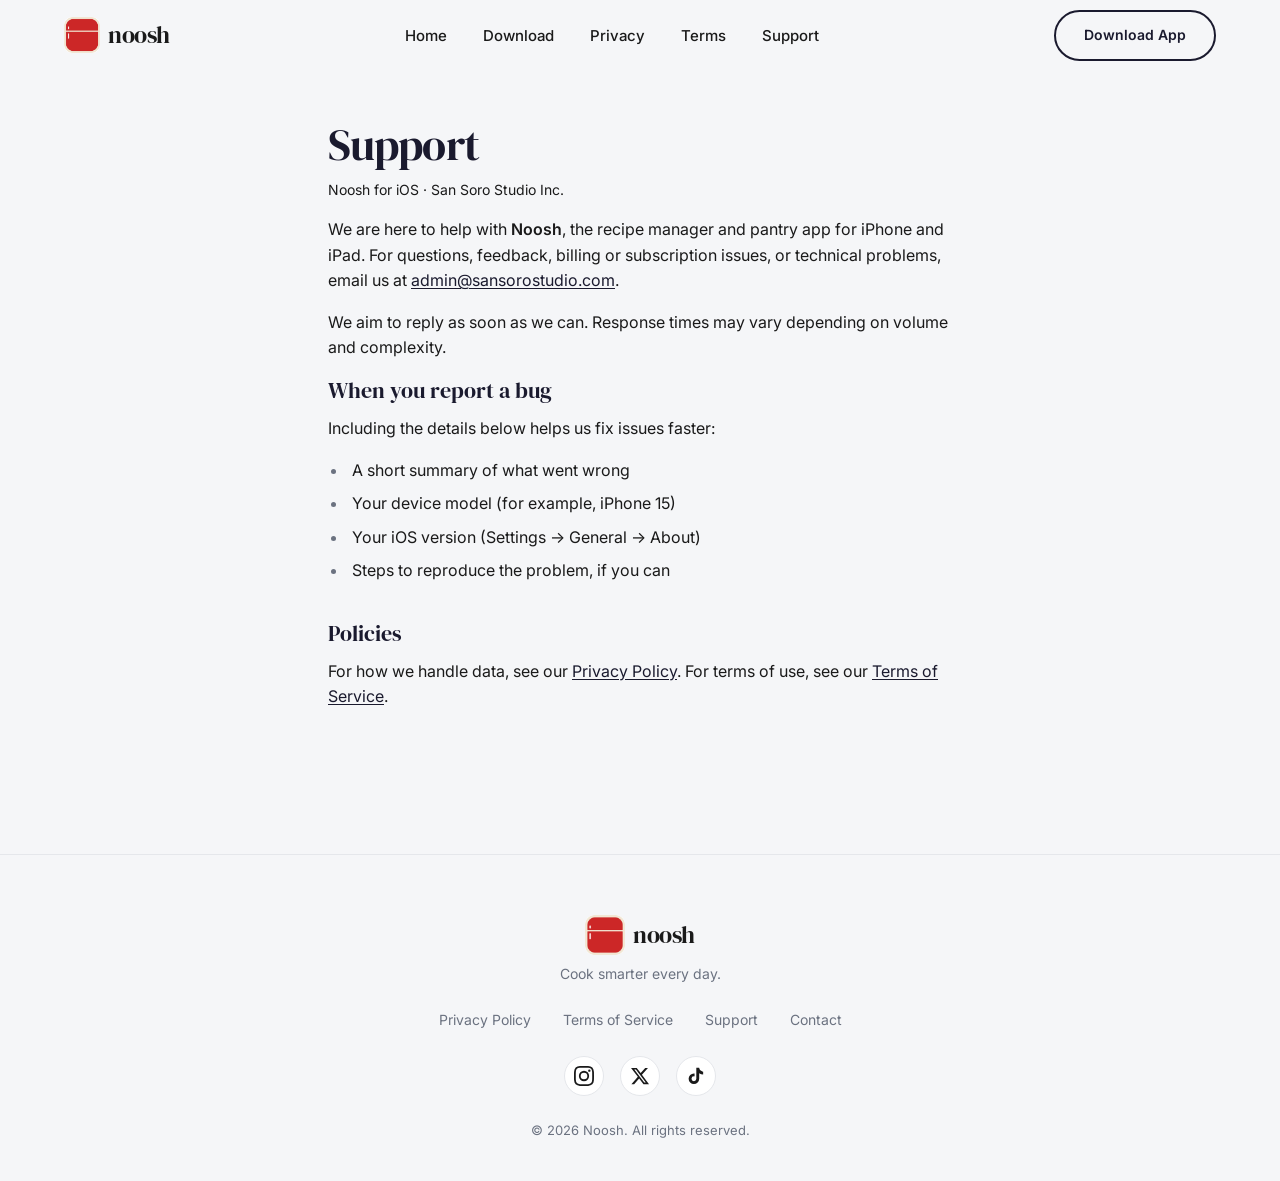
<file: support.html>
<!DOCTYPE html>
<html lang="en">
<head>
  <meta charset="UTF-8">
  <meta name="viewport" content="width=device-width, initial-scale=1.0">
  <title>Support — Noosh</title>
  <meta name="description" content="Get help with the Noosh iOS app. Contact San Soro Studio Inc. for support, feedback, and questions.">
  <meta name="robots" content="index,follow">
  <meta name="theme-color" content="#1a1a2e">

  <meta property="og:type" content="website">
  <meta property="og:title" content="Support — Noosh">
  <meta property="og:description" content="Contact and help resources for the Noosh recipe and pantry app on iOS.">
  <meta property="og:url" content="https://noosh.app/support.html">
  <meta property="og:site_name" content="Noosh">

  <link rel="canonical" href="https://noosh.app/support.html">
  <link rel="icon" href="images/icon.png" type="image/png" sizes="any">
  <link rel="apple-touch-icon" href="images/icon.png">

  <link rel="preconnect" href="https://fonts.googleapis.com">
  <link rel="preconnect" href="https://fonts.gstatic.com" crossorigin>
  <link href="https://fonts.googleapis.com/css2?family=DM+Serif+Display:ital@0;1&family=Inter:wght@400;500;600;700&display=swap" rel="stylesheet">

  <link rel="stylesheet" href="css/styles.css">
</head>
<body class="legal-page">

  <header class="nav" id="nav">
    <div class="nav__container">
      <a href="index.html" class="nav__logo" aria-label="Noosh home">
        <img src="images/icon.png" alt="" class="nav__logo-img" width="36" height="36" decoding="async">
        <span class="nav__logo-text">noosh</span>
      </a>

      <nav class="nav__links" id="navLinks" aria-label="Main navigation">
        <a href="index.html" class="nav__link">Home</a>
        <a href="index.html#download" class="nav__link">Download</a>
        <a href="privacy.html" class="nav__link">Privacy</a>
        <a href="terms.html" class="nav__link">Terms</a>
        <a href="support.html" class="nav__link">Support</a>
      </nav>

      <a href="https://apps.apple.com/us/app/recipe-manager-pantry-noosh/id6758902606" rel="noopener noreferrer" class="nav__cta btn btn--outline btn--pill">Download App</a>

      <button class="nav__hamburger" id="navHamburger" aria-label="Toggle menu" aria-expanded="false">
        <span></span>
        <span></span>
        <span></span>
      </button>
    </div>
  </header>

  <main class="legal-main">
    <article class="container legal-prose">
      <h1 class="legal-prose__title">Support</h1>
      <p class="legal-prose__meta">Noosh for iOS · San Soro Studio Inc.</p>

      <p>We are here to help with <strong>Noosh</strong>, the recipe manager and pantry app for iPhone and iPad. For questions, feedback, billing or subscription issues, or technical problems, email us at <a href="mailto:admin@sansorostudio.com">admin@sansorostudio.com</a>.</p>

      <p>We aim to reply as soon as we can. Response times may vary depending on volume and complexity.</p>

      <h2>When you report a bug</h2>
      <p>Including the details below helps us fix issues faster:</p>
      <ul>
        <li>A short summary of what went wrong</li>
        <li>Your device model (for example, iPhone 15)</li>
        <li>Your iOS version (Settings → General → About)</li>
        <li>Steps to reproduce the problem, if you can</li>
      </ul>

      <h2>Policies</h2>
      <p>For how we handle data, see our <a href="privacy.html">Privacy Policy</a>. For terms of use, see our <a href="terms.html">Terms of Service</a>.</p>
    </article>
  </main>

  <footer class="footer">
    <div class="container footer__container">
      <div class="footer__brand">
        <a href="index.html" class="nav__logo nav__logo--footer" aria-label="Noosh home">
          <img src="images/icon.png" alt="" class="nav__logo-img" width="40" height="40" decoding="async">
          <span class="nav__logo-text">noosh</span>
        </a>
        <p class="footer__tagline">Cook smarter every day.</p>
      </div>
      <div class="footer__links">
        <a href="privacy.html" class="footer__link">Privacy Policy</a>
        <a href="terms.html" class="footer__link">Terms of Service</a>
        <a href="support.html" class="footer__link">Support</a>
        <a href="mailto:hello@noosh.app" class="footer__link">Contact</a>
      </div>
      <div class="footer__social">
        <a href="#" class="footer__social-link" aria-label="Instagram">
          <svg width="20" height="20" viewBox="0 0 24 24" fill="currentColor"><path d="M12 2.163c3.204 0 3.584.012 4.85.07 3.252.148 4.771 1.691 4.919 4.919.058 1.265.069 1.645.069 4.849 0 3.205-.012 3.584-.069 4.849-.149 3.225-1.664 4.771-4.919 4.919-1.266.058-1.644.07-4.85.07-3.204 0-3.584-.012-4.849-.07-3.26-.149-4.771-1.699-4.919-4.92-.058-1.265-.07-1.644-.07-4.849 0-3.204.013-3.583.07-4.849.149-3.227 1.664-4.771 4.919-4.919 1.266-.057 1.645-.069 4.849-.069zM12 0C8.741 0 8.333.014 7.053.072 2.695.272.273 2.69.073 7.052.014 8.333 0 8.741 0 12c0 3.259.014 3.668.072 4.948.2 4.358 2.618 6.78 6.98 6.98C8.333 23.986 8.741 24 12 24c3.259 0 3.668-.014 4.948-.072 4.354-.2 6.782-2.618 6.979-6.98.059-1.28.073-1.689.073-4.948 0-3.259-.014-3.667-.072-4.947-.196-4.354-2.617-6.78-6.979-6.98C15.668.014 15.259 0 12 0zm0 5.838a6.162 6.162 0 100 12.324 6.162 6.162 0 000-12.324zM12 16a4 4 0 110-8 4 4 0 010 8zm6.406-11.845a1.44 1.44 0 100 2.881 1.44 1.44 0 000-2.881z"/></svg>
        </a>
        <a href="#" class="footer__social-link" aria-label="Twitter">
          <svg width="20" height="20" viewBox="0 0 24 24" fill="currentColor"><path d="M18.244 2.25h3.308l-7.227 8.26 8.502 11.24H16.17l-5.214-6.817L4.99 21.75H1.68l7.73-8.835L1.254 2.25H8.08l4.713 6.231zm-1.161 17.52h1.833L7.084 4.126H5.117z"/></svg>
        </a>
        <a href="#" class="footer__social-link" aria-label="TikTok">
          <svg width="20" height="20" viewBox="0 0 24 24" fill="currentColor"><path d="M19.59 6.69a4.83 4.83 0 01-3.77-4.25V2h-3.45v13.67a2.89 2.89 0 01-2.88 2.5 2.89 2.89 0 01-2.89-2.89 2.89 2.89 0 012.89-2.89c.28 0 .54.04.79.1v-3.5a6.37 6.37 0 00-.79-.05A6.34 6.34 0 003.15 15.2a6.34 6.34 0 006.34 6.34 6.34 6.34 0 006.34-6.34V8.73a8.19 8.19 0 004.76 1.52V6.79a4.83 4.83 0 01-1-.1z"/></svg>
        </a>
      </div>
      <p class="footer__copy">&copy; 2026 Noosh. All rights reserved.</p>
    </div>
  </footer>

  <script src="js/main.js"></script>
</body>
</html>
</file>
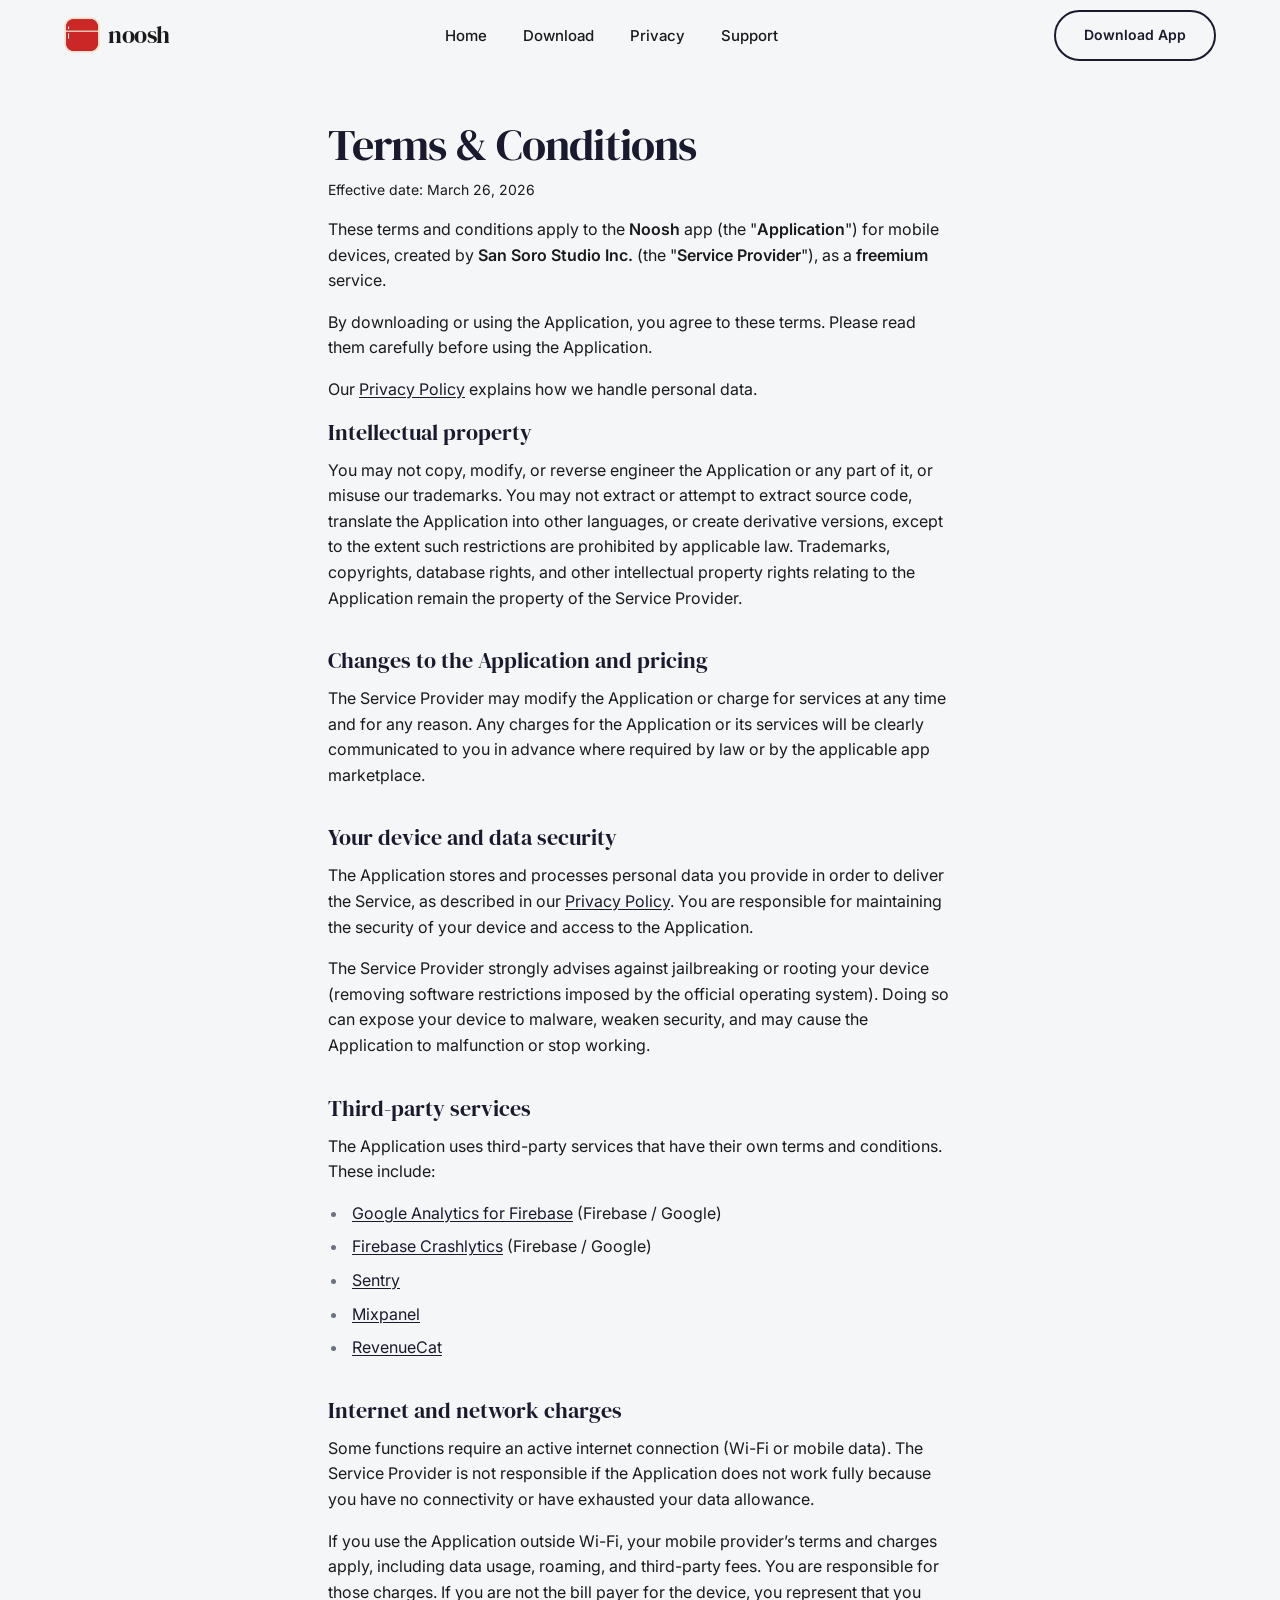
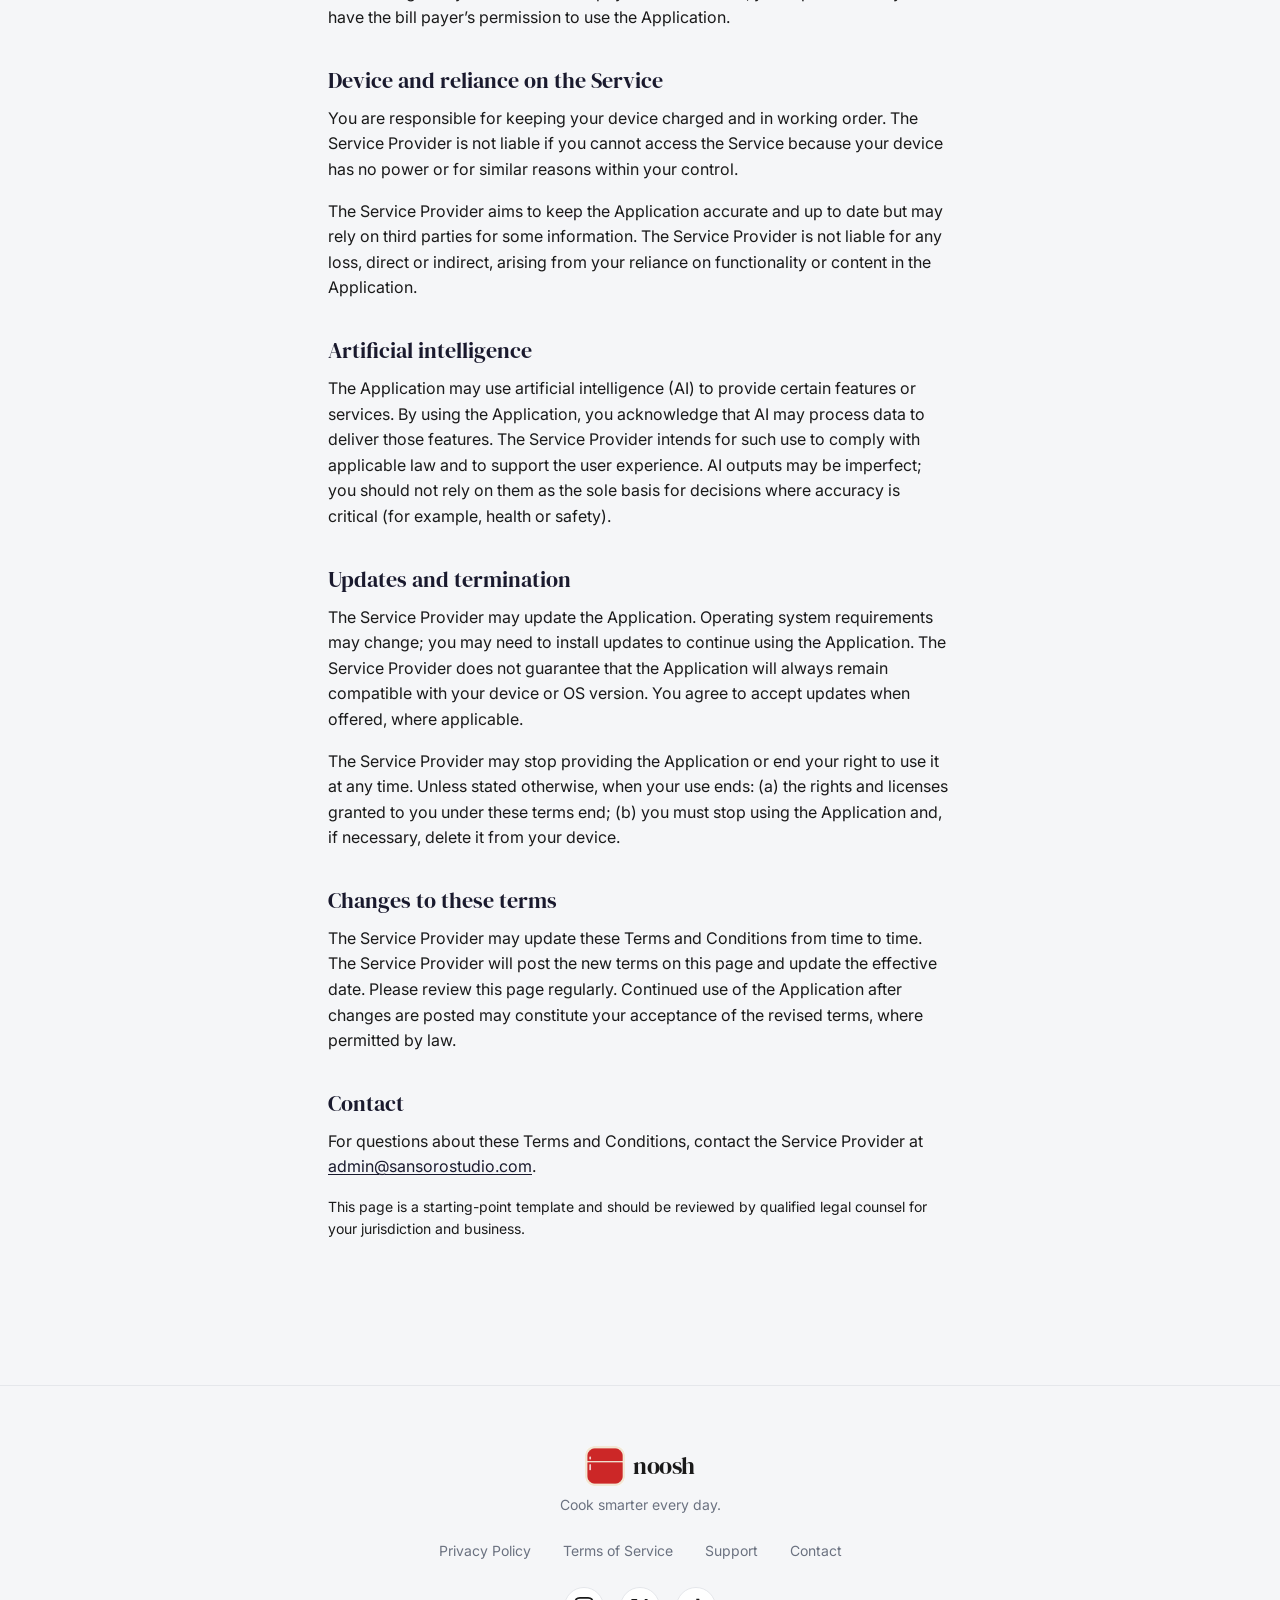
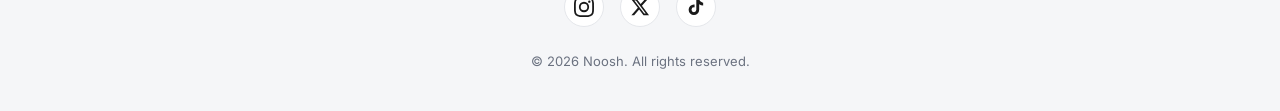
<file: terms.html>
<!DOCTYPE html>
<html lang="en">
<head>
  <meta charset="UTF-8">
  <meta name="viewport" content="width=device-width, initial-scale=1.0">
  <title>Terms of Service — Noosh</title>
  <meta name="description" content="Terms and Conditions for the Noosh app, operated by San Soro Studio Inc.">
  <meta name="robots" content="index,follow">
  <meta name="theme-color" content="#1a1a2e">

  <meta property="og:type" content="website">
  <meta property="og:title" content="Terms of Service — Noosh">
  <meta property="og:description" content="Terms and Conditions for using the Noosh mobile application.">
  <meta property="og:url" content="https://noosh.app/terms.html">
  <meta property="og:site_name" content="Noosh">

  <link rel="canonical" href="https://noosh.app/terms.html">
  <link rel="icon" href="images/icon.png" type="image/png" sizes="any">
  <link rel="apple-touch-icon" href="images/icon.png">

  <link rel="preconnect" href="https://fonts.googleapis.com">
  <link rel="preconnect" href="https://fonts.gstatic.com" crossorigin>
  <link href="https://fonts.googleapis.com/css2?family=DM+Serif+Display:ital@0;1&family=Inter:wght@400;500;600;700&display=swap" rel="stylesheet">

  <link rel="stylesheet" href="css/styles.css">
</head>
<body class="legal-page">

  <header class="nav" id="nav">
    <div class="nav__container">
      <a href="index.html" class="nav__logo" aria-label="Noosh home">
        <img src="images/icon.png" alt="" class="nav__logo-img" width="36" height="36" decoding="async">
        <span class="nav__logo-text">noosh</span>
      </a>

      <nav class="nav__links" id="navLinks" aria-label="Main navigation">
        <a href="index.html" class="nav__link">Home</a>
        <a href="index.html#download" class="nav__link">Download</a>
        <a href="privacy.html" class="nav__link">Privacy</a>
        <a href="support.html" class="nav__link">Support</a>
      </nav>

      <a href="https://apps.apple.com/us/app/recipe-manager-pantry-noosh/id6758902606" rel="noopener noreferrer" class="nav__cta btn btn--outline btn--pill">Download App</a>

      <button class="nav__hamburger" id="navHamburger" aria-label="Toggle menu" aria-expanded="false">
        <span></span>
        <span></span>
        <span></span>
      </button>
    </div>
  </header>

  <main class="legal-main">
    <article class="container legal-prose">
      <h1 class="legal-prose__title">Terms &amp; Conditions</h1>
      <p class="legal-prose__meta">Effective date: March 26, 2026</p>

      <p>These terms and conditions apply to the <strong>Noosh</strong> app (the "<strong>Application</strong>") for mobile devices, created by <strong>San Soro Studio Inc.</strong> (the "<strong>Service Provider</strong>"), as a <strong>freemium</strong> service.</p>

      <p>By downloading or using the Application, you agree to these terms. Please read them carefully before using the Application.</p>
      <p>Our <a href="privacy.html">Privacy Policy</a> explains how we handle personal data.</p>

      <h2>Intellectual property</h2>
      <p>You may not copy, modify, or reverse engineer the Application or any part of it, or misuse our trademarks. You may not extract or attempt to extract source code, translate the Application into other languages, or create derivative versions, except to the extent such restrictions are prohibited by applicable law. Trademarks, copyrights, database rights, and other intellectual property rights relating to the Application remain the property of the Service Provider.</p>

      <h2>Changes to the Application and pricing</h2>
      <p>The Service Provider may modify the Application or charge for services at any time and for any reason. Any charges for the Application or its services will be clearly communicated to you in advance where required by law or by the applicable app marketplace.</p>

      <h2>Your device and data security</h2>
      <p>The Application stores and processes personal data you provide in order to deliver the Service, as described in our <a href="privacy.html">Privacy Policy</a>. You are responsible for maintaining the security of your device and access to the Application.</p>
      <p>The Service Provider strongly advises against jailbreaking or rooting your device (removing software restrictions imposed by the official operating system). Doing so can expose your device to malware, weaken security, and may cause the Application to malfunction or stop working.</p>

      <h2>Third-party services</h2>
      <p>The Application uses third-party services that have their own terms and conditions. These include:</p>
      <ul>
        <li><a href="https://firebase.google.com/terms" rel="noopener noreferrer">Google Analytics for Firebase</a> (Firebase / Google)</li>
        <li><a href="https://firebase.google.com/terms" rel="noopener noreferrer">Firebase Crashlytics</a> (Firebase / Google)</li>
        <li><a href="https://sentry.io/terms/" rel="noopener noreferrer">Sentry</a></li>
        <li><a href="https://mixpanel.com/legal/terms-of-use/" rel="noopener noreferrer">Mixpanel</a></li>
        <li><a href="https://www.revenuecat.com/terms" rel="noopener noreferrer">RevenueCat</a></li>
      </ul>

      <h2>Internet and network charges</h2>
      <p>Some functions require an active internet connection (Wi-Fi or mobile data). The Service Provider is not responsible if the Application does not work fully because you have no connectivity or have exhausted your data allowance.</p>
      <p>If you use the Application outside Wi-Fi, your mobile provider’s terms and charges apply, including data usage, roaming, and third-party fees. You are responsible for those charges. If you are not the bill payer for the device, you represent that you have the bill payer’s permission to use the Application.</p>

      <h2>Device and reliance on the Service</h2>
      <p>You are responsible for keeping your device charged and in working order. The Service Provider is not liable if you cannot access the Service because your device has no power or for similar reasons within your control.</p>
      <p>The Service Provider aims to keep the Application accurate and up to date but may rely on third parties for some information. The Service Provider is not liable for any loss, direct or indirect, arising from your reliance on functionality or content in the Application.</p>

      <h2>Artificial intelligence</h2>
      <p>The Application may use artificial intelligence (AI) to provide certain features or services. By using the Application, you acknowledge that AI may process data to deliver those features. The Service Provider intends for such use to comply with applicable law and to support the user experience. AI outputs may be imperfect; you should not rely on them as the sole basis for decisions where accuracy is critical (for example, health or safety).</p>

      <h2>Updates and termination</h2>
      <p>The Service Provider may update the Application. Operating system requirements may change; you may need to install updates to continue using the Application. The Service Provider does not guarantee that the Application will always remain compatible with your device or OS version. You agree to accept updates when offered, where applicable.</p>
      <p>The Service Provider may stop providing the Application or end your right to use it at any time. Unless stated otherwise, when your use ends: (a) the rights and licenses granted to you under these terms end; (b) you must stop using the Application and, if necessary, delete it from your device.</p>

      <h2>Changes to these terms</h2>
      <p>The Service Provider may update these Terms and Conditions from time to time. The Service Provider will post the new terms on this page and update the effective date. Please review this page regularly. Continued use of the Application after changes are posted may constitute your acceptance of the revised terms, where permitted by law.</p>

      <h2>Contact</h2>
      <p>For questions about these Terms and Conditions, contact the Service Provider at <a href="mailto:admin@sansorostudio.com">admin@sansorostudio.com</a>.</p>

      <p class="legal-prose__meta">This page is a starting-point template and should be reviewed by qualified legal counsel for your jurisdiction and business.</p>
    </article>
  </main>

  <footer class="footer">
    <div class="container footer__container">
      <div class="footer__brand">
        <a href="index.html" class="nav__logo nav__logo--footer" aria-label="Noosh home">
          <img src="images/icon.png" alt="" class="nav__logo-img" width="40" height="40" decoding="async">
          <span class="nav__logo-text">noosh</span>
        </a>
        <p class="footer__tagline">Cook smarter every day.</p>
      </div>
      <div class="footer__links">
        <a href="privacy.html" class="footer__link">Privacy Policy</a>
        <a href="terms.html" class="footer__link">Terms of Service</a>
        <a href="support.html" class="footer__link">Support</a>
        <a href="mailto:hello@noosh.app" class="footer__link">Contact</a>
      </div>
      <div class="footer__social">
        <a href="#" class="footer__social-link" aria-label="Instagram">
          <svg width="20" height="20" viewBox="0 0 24 24" fill="currentColor"><path d="M12 2.163c3.204 0 3.584.012 4.85.07 3.252.148 4.771 1.691 4.919 4.919.058 1.265.069 1.645.069 4.849 0 3.205-.012 3.584-.069 4.849-.149 3.225-1.664 4.771-4.919 4.919-1.266.058-1.644.07-4.85.07-3.204 0-3.584-.012-4.849-.07-3.26-.149-4.771-1.699-4.919-4.92-.058-1.265-.07-1.644-.07-4.849 0-3.204.013-3.583.07-4.849.149-3.227 1.664-4.771 4.919-4.919 1.266-.057 1.645-.069 4.849-.069zM12 0C8.741 0 8.333.014 7.053.072 2.695.272.273 2.69.073 7.052.014 8.333 0 8.741 0 12c0 3.259.014 3.668.072 4.948.2 4.358 2.618 6.78 6.98 6.98C8.333 23.986 8.741 24 12 24c3.259 0 3.668-.014 4.948-.072 4.354-.2 6.782-2.618 6.979-6.98.059-1.28.073-1.689.073-4.948 0-3.259-.014-3.667-.072-4.947-.196-4.354-2.617-6.78-6.979-6.98C15.668.014 15.259 0 12 0zm0 5.838a6.162 6.162 0 100 12.324 6.162 6.162 0 000-12.324zM12 16a4 4 0 110-8 4 4 0 010 8zm6.406-11.845a1.44 1.44 0 100 2.881 1.44 1.44 0 000-2.881z"/></svg>
        </a>
        <a href="#" class="footer__social-link" aria-label="Twitter">
          <svg width="20" height="20" viewBox="0 0 24 24" fill="currentColor"><path d="M18.244 2.25h3.308l-7.227 8.26 8.502 11.24H16.17l-5.214-6.817L4.99 21.75H1.68l7.73-8.835L1.254 2.25H8.08l4.713 6.231zm-1.161 17.52h1.833L7.084 4.126H5.117z"/></svg>
        </a>
        <a href="#" class="footer__social-link" aria-label="TikTok">
          <svg width="20" height="20" viewBox="0 0 24 24" fill="currentColor"><path d="M19.59 6.69a4.83 4.83 0 01-3.77-4.25V2h-3.45v13.67a2.89 2.89 0 01-2.88 2.5 2.89 2.89 0 01-2.89-2.89 2.89 2.89 0 012.89-2.89c.28 0 .54.04.79.1v-3.5a6.37 6.37 0 00-.79-.05A6.34 6.34 0 003.15 15.2a6.34 6.34 0 006.34 6.34 6.34 6.34 0 006.34-6.34V8.73a8.19 8.19 0 004.76 1.52V6.79a4.83 4.83 0 01-1-.1z"/></svg>
        </a>
      </div>
      <p class="footer__copy">&copy; 2026 Noosh. All rights reserved.</p>
    </div>
  </footer>

  <script src="js/main.js"></script>
</body>
</html>
</file>
<file: css/styles.css>
/* ========================================
   NOOSH LANDING PAGE
   ======================================== */

:root {
  --color-primary: #1a1a2e;
  --color-accent: #c9b8ff;
  --color-accent-light: #e8e0ff;
  --color-accent-bg: #ede7f9;
  --color-bg: #f5f6f8;
  --color-bg-white: #ffffff;
  --color-text: #1a1a1a;
  --color-text-muted: #6b7280;
  --color-border: #e5e7eb;

  --font-display: 'DM Serif Display', Georgia, serif;
  --font-body: 'Inter', system-ui, -apple-system, sans-serif;

  --nav-height: 72px;
  --container-max: 1200px;
  --container-pad: 24px;
  --section-pad: 120px;

  --radius-sm: 8px;
  --radius-md: 16px;
  --radius-lg: 24px;
  --radius-pill: 999px;
  --radius-phone: 36px;

  --shadow-sm: 0 1px 3px rgba(0, 0, 0, 0.06);
  --shadow-md: 0 4px 20px rgba(0, 0, 0, 0.08);
  --shadow-lg: 0 12px 40px rgba(0, 0, 0, 0.12);
  --shadow-phone: 0 20px 60px rgba(0, 0, 0, 0.15);
}

/* ===== RESET ===== */
*,
*::before,
*::after {
  margin: 0;
  padding: 0;
  box-sizing: border-box;
}

html {
  scroll-behavior: smooth;
  -webkit-text-size-adjust: 100%;
}

body {
  font-family: var(--font-body);
  font-size: 16px;
  line-height: 1.6;
  color: var(--color-text);
  background-color: var(--color-bg);
  overflow-x: hidden;
  -webkit-font-smoothing: antialiased;
  -moz-osx-font-smoothing: grayscale;
}

img {
  max-width: 100%;
  height: auto;
  display: block;
}

a {
  text-decoration: none;
  color: inherit;
}

ul, ol {
  list-style: none;
}

/* ===== UTILITIES ===== */
.container {
  max-width: var(--container-max);
  margin: 0 auto;
  padding: 0 var(--container-pad);
}

.section-title {
  font-family: var(--font-display);
  font-size: clamp(2rem, 5vw, 3.5rem);
  font-weight: 400;
  line-height: 1.1;
  letter-spacing: -0.02em;
}

.section-title--large {
  font-size: clamp(2.5rem, 6vw, 4rem);
}

.section-title--italic {
  font-style: italic;
}

/* ===== BUTTONS ===== */
.btn {
  display: inline-flex;
  align-items: center;
  justify-content: center;
  gap: 8px;
  font-family: var(--font-body);
  font-size: 14px;
  font-weight: 600;
  padding: 12px 28px;
  border: 2px solid transparent;
  border-radius: var(--radius-sm);
  cursor: pointer;
  transition: all 0.3s ease;
  white-space: nowrap;
}

.btn--pill {
  border-radius: var(--radius-pill);
}

.btn--primary {
  background: var(--color-primary);
  color: #fff;
  border-color: var(--color-primary);
}

.btn--primary:hover {
  background: #2d2d4e;
  border-color: #2d2d4e;
  transform: translateY(-1px);
  box-shadow: var(--shadow-md);
}

.btn--outline {
  background: transparent;
  color: var(--color-primary);
  border-color: var(--color-primary);
}

.btn--outline:hover {
  background: var(--color-primary);
  color: #fff;
}

.btn--sm {
  font-size: 13px;
  padding: 8px 20px;
}

.btn--lg {
  font-size: 16px;
  padding: 16px 36px;
}

.btn__icon {
  flex-shrink: 0;
}

/* ===== PHONE MOCKUP ===== */
.phone-mockup {
  position: relative;
  width: 260px;
  aspect-ratio: 9 / 19.5;
  background: #1a1a1a;
  border-radius: var(--radius-phone);
  padding: 12px;
  box-shadow: var(--shadow-phone);
  flex-shrink: 0;
}

.phone-mockup__screen {
  position: relative;
  width: 100%;
  height: 100%;
  background: var(--color-bg);
  border-radius: calc(var(--radius-phone) - 8px);
  display: flex;
  align-items: center;
  justify-content: center;
  overflow: hidden;
}

.phone-mockup__screen::before {
  content: '';
  position: absolute;
  top: 0;
  left: 50%;
  transform: translateX(-50%);
  width: 100px;
  height: 28px;
  background: #1a1a1a;
  border-radius: 0 0 18px 18px;
  z-index: 1;
}

.phone-mockup__placeholder {
  font-family: var(--font-body);
  font-size: 14px;
  font-weight: 500;
  color: var(--color-text-muted);
  text-align: center;
  margin-top: 20px;
}

.phone-mockup--tilted {
  transform: rotate(-5deg);
}

.phone-mockup--sm {
  width: 200px;
}

.phone-mockup--front {
  width: 280px;
  z-index: 2;
}

/* ===== APP SCREENSHOTS ===== */
.app-screenshot {
  display: block;
  max-width: 340px;
  width: 100%;
  height: auto;
  border-radius: var(--radius-md);
  filter: drop-shadow(0 16px 48px rgba(0, 0, 0, 0.10));
}

.app-screenshot--hero {
  max-width: 380px;
  transform: rotate(-3deg);
  transition: transform 0.4s ease;
}

.app-screenshot--hero:hover {
  transform: rotate(0deg) scale(1.02);
}

.app-screenshot--center {
  max-width: 360px;
}

.app-screenshot--cta-front {
  max-width: 320px;
  z-index: 2;
  filter: drop-shadow(0 20px 60px rgba(0, 0, 0, 0.15));
}

.app-screenshot--cta-side {
  max-width: 260px;
  opacity: 0.85;
  transform: scale(0.9);
}

/* ===== NAVIGATION ===== */
.nav {
  position: fixed;
  top: 0;
  left: 0;
  right: 0;
  z-index: 1000;
  height: var(--nav-height);
  background: rgba(245, 246, 248, 0.85);
  backdrop-filter: blur(20px);
  -webkit-backdrop-filter: blur(20px);
  border-bottom: 1px solid transparent;
  transition: border-color 0.3s ease, background 0.3s ease;
}

.nav--scrolled {
  border-bottom-color: var(--color-border);
  background: rgba(245, 246, 248, 0.95);
}

.nav__container {
  max-width: var(--container-max);
  margin: 0 auto;
  padding: 0 var(--container-pad);
  height: 100%;
  display: flex;
  align-items: center;
  justify-content: space-between;
}

.nav__logo {
  display: flex;
  align-items: center;
  gap: 8px;
  font-family: var(--font-display);
  font-size: 24px;
  font-weight: 400;
  letter-spacing: -0.02em;
  z-index: 1001;
}

.nav__logo-img {
  width: 36px;
  height: 36px;
  border-radius: 22%;
  flex-shrink: 0;
  object-fit: cover;
}

.nav__logo--footer .nav__logo-img {
  width: 40px;
  height: 40px;
}

.nav__links {
  display: flex;
  align-items: center;
  gap: 36px;
}

.nav__link {
  font-size: 15px;
  font-weight: 500;
  color: var(--color-text);
  transition: color 0.2s ease;
  position: relative;
}

.nav__link::after {
  content: '';
  position: absolute;
  bottom: -4px;
  left: 0;
  width: 0;
  height: 2px;
  background: var(--color-primary);
  transition: width 0.3s ease;
}

.nav__link:hover::after {
  width: 100%;
}

.nav__cta {
  font-size: 14px;
}

.nav__hamburger {
  display: none;
  flex-direction: column;
  gap: 5px;
  background: none;
  border: none;
  cursor: pointer;
  padding: 4px;
  z-index: 1001;
}

.nav__hamburger span {
  display: block;
  width: 24px;
  height: 2px;
  background: var(--color-primary);
  border-radius: 2px;
  transition: all 0.3s ease;
}

.nav__hamburger.active span:nth-child(1) {
  transform: rotate(45deg) translate(5px, 5px);
}

.nav__hamburger.active span:nth-child(2) {
  opacity: 0;
}

.nav__hamburger.active span:nth-child(3) {
  transform: rotate(-45deg) translate(5px, -5px);
}

/* ===== HERO ===== */
.hero {
  position: relative;
  padding-top: calc(var(--nav-height) + 60px);
  padding-bottom: var(--section-pad);
  overflow: hidden;
  min-height: 100vh;
  display: flex;
  align-items: center;
}

.hero__bg-accent {
  position: absolute;
  bottom: 0;
  left: 0;
  right: 0;
  height: 40%;
  background: var(--color-accent-light);
  border-radius: 0;
  opacity: 0.4;
}

.hero__wave {
  position: absolute;
  bottom: -1px;
  left: 0;
  width: 100%;
  height: 120px;
}

.hero__grid {
  position: relative;
  display: grid;
  grid-template-columns: 1fr 1fr;
  gap: 60px;
  align-items: center;
}

.hero__content {
  max-width: 560px;
}

.hero__title {
  font-family: var(--font-display);
  font-size: clamp(3rem, 7vw, 5.5rem);
  font-weight: 400;
  line-height: 1.0;
  letter-spacing: -0.03em;
  margin-bottom: 24px;
}

.hero__title-line {
  display: block;
}

.hero__title-italic {
  font-style: italic;
  color: var(--color-text);
}

.hero__subtitle {
  font-size: 17px;
  line-height: 1.7;
  color: var(--color-text-muted);
  margin-bottom: 36px;
  max-width: 440px;
}

.hero__actions {
  margin-bottom: 16px;
  display: inline-flex;
  flex-direction: column;
  align-items: center;
  gap: 14px;
}

.hero__available {
  font-size: 13px;
  color: var(--color-text-muted);
  font-weight: 500;
  margin: 0;
}

.hero__mockup {
  display: flex;
  justify-content: center;
  align-items: center;
}

/* ===== FEATURES ===== */
.features {
  padding: var(--section-pad) 0;
  background: var(--color-bg);
}

.features__header {
  display: grid;
  grid-template-columns: 1fr 1fr;
  gap: 60px;
  align-items: start;
  margin-bottom: 80px;
}

.features__header-text {
  font-size: 16px;
  line-height: 1.7;
  color: var(--color-text-muted);
  margin: 20px 0 28px;
  max-width: 360px;
}

.features__header-right {
  text-align: right;
}

.features__tagline {
  font-family: var(--font-display);
  font-size: clamp(1.5rem, 3vw, 2.2rem);
  font-style: italic;
  font-weight: 400;
  line-height: 1.2;
  margin-bottom: 16px;
}

.features__social-proof {
  font-size: 14px;
  color: var(--color-text-muted);
  margin-bottom: 12px;
}

.features__avatars {
  display: flex;
  align-items: center;
  justify-content: flex-end;
  gap: 0;
}

.features__avatar {
  width: 36px;
  height: 36px;
  border-radius: 50%;
  background: var(--color-accent);
  border: 3px solid var(--color-bg);
  margin-left: -10px;
}

.features__avatar:first-child {
  margin-left: 0;
}

.features__avatar:nth-child(2) { background: #ffc9b8; }
.features__avatar:nth-child(3) { background: #b8e0ff; }
.features__avatar:nth-child(4) { background: #c9ffb8; }
.features__avatar:nth-child(5) { background: #1a1a2e; }

.features__avatar-count {
  display: inline-flex;
  align-items: center;
  justify-content: center;
  width: 36px;
  height: 36px;
  border-radius: 50%;
  background: var(--color-primary);
  color: #fff;
  font-size: 11px;
  font-weight: 700;
  margin-left: -10px;
  border: 3px solid var(--color-bg);
}

.features__phone-center {
  display: flex;
  justify-content: center;
  margin-bottom: 80px;
}

.features__cards {
  display: grid;
  grid-template-columns: repeat(4, 1fr);
  gap: 20px;
}

/* ===== FEATURE CARD ===== */
.feature-card {
  background: var(--color-bg-white);
  border-radius: var(--radius-lg);
  overflow: hidden;
  transition: transform 0.3s ease, box-shadow 0.3s ease;
  box-shadow: var(--shadow-sm);
  display: flex;
  flex-direction: column;
}

.feature-card:hover {
  transform: translateY(-4px);
  box-shadow: var(--shadow-md);
}

.feature-card__image {
  aspect-ratio: 3 / 4;
  background: linear-gradient(135deg, var(--color-accent-light) 0%, var(--color-accent-bg) 100%);
  display: flex;
  align-items: flex-start;
  justify-content: center;
  overflow: hidden;
  padding: 16px 16px 0;
}

.feature-card__image picture {
  display: contents;
}

.feature-card__img {
  width: 100%;
  height: auto;
  border-radius: var(--radius-md);
  transition: transform 0.4s ease;
}

.feature-card:hover .feature-card__img {
  transform: scale(1.05);
}

.feature-card__body {
  padding: 20px;
  display: flex;
  flex-direction: column;
  flex: 1;
}

.feature-card__body .btn {
  margin-top: auto;
  align-self: flex-start;
}

.feature-card__title {
  font-family: var(--font-display);
  font-size: 18px;
  font-weight: 400;
  margin-bottom: 4px;
}

.feature-card__tag {
  font-size: 12px;
  color: var(--color-text-muted);
  margin-bottom: 6px;
}

.feature-card__desc {
  font-size: 13px;
  line-height: 1.5;
  color: var(--color-text-muted);
  margin-bottom: 14px;
}

/* ===== STATS ===== */
.stats {
  padding: var(--section-pad) 0;
  background: var(--color-bg);
}

.stats__grid {
  display: grid;
  grid-template-columns: repeat(3, 1fr);
  gap: 40px;
  text-align: center;
}

.stat__number {
  font-family: var(--font-display);
  font-size: clamp(3rem, 8vw, 6rem);
  font-weight: 400;
  line-height: 1;
  display: block;
  margin-bottom: 8px;
}

.stat__label {
  font-size: 14px;
  font-weight: 700;
  letter-spacing: 0.1em;
  text-transform: uppercase;
  color: var(--color-text);
  line-height: 1.4;
}

/* ===== DEEP DIVES ===== */
.deep-dives {
  padding: var(--section-pad) 0;
}

.deep-dive {
  display: grid;
  grid-template-columns: 1fr 1fr;
  gap: 80px;
  align-items: center;
  margin-bottom: 140px;
}

.deep-dive:last-child {
  margin-bottom: 0;
}

.deep-dive__content {
  max-width: 460px;
}

.deep-dive--right .deep-dive__content {
  justify-self: start;
}

.deep-dive--left .deep-dive__content {
  justify-self: end;
}

.deep-dive__subtitle {
  font-family: var(--font-body);
  font-size: 14px;
  font-weight: 700;
  letter-spacing: 0.05em;
  text-transform: uppercase;
  margin-top: 20px;
  margin-bottom: 16px;
  line-height: 1.5;
}

.deep-dive__text {
  font-size: 16px;
  line-height: 1.7;
  color: var(--color-text-muted);
  margin-bottom: 28px;
}

.deep-dive__mockups {
  display: flex;
  justify-content: center;
  align-items: center;
}

.deep-dive__mockups .app-screenshot {
  max-width: 320px;
}

/* ===== CTA ===== */
.cta {
  padding: var(--section-pad) 0;
  background: var(--color-bg);
}

.cta__container {
  text-align: center;
}

.cta__title {
  font-family: var(--font-display);
  font-size: clamp(2.5rem, 6vw, 4.5rem);
  font-weight: 400;
  line-height: 1.1;
  margin-bottom: 20px;
}

.cta__title-accent {
  font-style: italic;
}

.cta__text {
  font-size: 17px;
  line-height: 1.7;
  color: var(--color-text-muted);
  margin-bottom: 36px;
  max-width: 500px;
  margin-left: auto;
  margin-right: auto;
}

.cta__mockups {
  display: flex;
  align-items: flex-end;
  justify-content: center;
  gap: 12px;
  margin-top: 60px;
}

.cta__mockups picture {
  display: flex;
}

/* ===== FOOTER ===== */
.footer {
  padding: 60px 0 40px;
  background: var(--color-bg);
  border-top: 1px solid var(--color-border);
}

.footer__container {
  display: flex;
  flex-direction: column;
  align-items: center;
  gap: 24px;
  text-align: center;
}

.footer__brand {
  display: flex;
  flex-direction: column;
  align-items: center;
  text-align: center;
}

.footer__brand .nav__logo {
  justify-content: center;
  width: fit-content;
}

.footer__tagline {
  font-size: 14px;
  color: var(--color-text-muted);
  margin-top: 8px;
  margin-bottom: 0;
  text-align: center;
}

.footer__links {
  display: flex;
  gap: 32px;
}

.footer__link {
  font-size: 14px;
  color: var(--color-text-muted);
  transition: color 0.2s ease;
}

.footer__link:hover {
  color: var(--color-text);
}

.footer__social {
  display: flex;
  gap: 16px;
}

.footer__social-link {
  display: flex;
  align-items: center;
  justify-content: center;
  width: 40px;
  height: 40px;
  border-radius: 50%;
  background: var(--color-bg-white);
  color: var(--color-text);
  transition: all 0.2s ease;
  border: 1px solid var(--color-border);
}

.footer__social-link:hover {
  background: var(--color-primary);
  color: #fff;
  border-color: var(--color-primary);
}

.footer__copy {
  font-size: 13px;
  color: var(--color-text-muted);
}

/* ===== ANIMATIONS ===== */
[data-animate] {
  opacity: 0;
  transform: translateY(30px);
  transition: opacity 0.6s ease, transform 0.6s ease;
}

[data-animate].visible {
  opacity: 1;
  transform: translateY(0);
}

.feature-card[data-animate]:nth-child(2) { transition-delay: 0.1s; }
.feature-card[data-animate]:nth-child(3) { transition-delay: 0.2s; }
.feature-card[data-animate]:nth-child(4) { transition-delay: 0.3s; }

/* ===== RESPONSIVE ===== */

/* Tablet */
@media (max-width: 1024px) {
  :root {
    --section-pad: 80px;
  }

  .hero__grid {
    gap: 40px;
  }

  .hero__title {
    font-size: clamp(2.5rem, 6vw, 4rem);
  }

  .features__cards {
    grid-template-columns: repeat(2, 1fr);
  }

  .deep-dive {
    gap: 40px;
    margin-bottom: 100px;
  }

  .phone-mockup {
    width: 220px;
  }

  .phone-mockup--front {
    width: 240px;
  }

  .phone-mockup--sm {
    width: 180px;
  }

  .app-screenshot {
    max-width: 300px;
  }

  .app-screenshot--hero {
    max-width: 320px;
  }

  .app-screenshot--cta-front {
    max-width: 280px;
  }

  .app-screenshot--cta-side {
    max-width: 220px;
  }

  .deep-dive__mockups .app-screenshot {
    max-width: 280px;
  }
}

/* Mobile */
@media (max-width: 768px) {
  :root {
    --section-pad: 60px;
    --container-pad: 20px;
    --nav-height: 64px;
  }

  .nav__links {
    display: none;
    position: fixed;
    inset: 0;
    background: rgba(245, 246, 248, 0.98);
    backdrop-filter: blur(20px);
    flex-direction: column;
    align-items: center;
    justify-content: center;
    gap: 32px;
    z-index: 999;
  }

  .nav__links.open {
    display: flex;
  }

  .nav__links .nav__link {
    font-size: 24px;
  }

  .nav__cta {
    display: none;
  }

  .nav__hamburger {
    display: flex;
  }

  .hero {
    min-height: auto;
    padding-top: calc(var(--nav-height) + 40px);
    padding-bottom: 80px;
  }

  .hero__grid {
    grid-template-columns: 1fr;
    gap: 48px;
    text-align: center;
  }

  .hero__content {
    max-width: 100%;
  }

  .hero__subtitle {
    max-width: 100%;
    margin-left: auto;
    margin-right: auto;
  }

  .hero__mockup {
    order: -1;
  }

  .hero__bg-accent {
    height: 50%;
  }

  .features__header {
    grid-template-columns: 1fr;
    gap: 40px;
    text-align: center;
  }

  .features__header-right {
    text-align: center;
  }

  .features__avatars {
    justify-content: center;
  }

  .features__cards {
    grid-template-columns: 1fr;
    max-width: 360px;
    margin: 0 auto;
  }

  .stats__grid {
    grid-template-columns: 1fr;
    gap: 48px;
  }

  .stat__number {
    font-size: 4rem;
  }

  .deep-dive {
    grid-template-columns: 1fr;
    gap: 32px;
    text-align: center;
    margin-bottom: 80px;
  }

  .deep-dive--right .deep-dive__mockups {
    order: -1;
  }

  .deep-dive--right .deep-dive__content,
  .deep-dive--left .deep-dive__content {
    justify-self: center;
    max-width: 100%;
  }

  .phone-mockup {
    width: 220px;
  }

  .phone-mockup--tilted {
    transform: rotate(-3deg);
  }

  .app-screenshot {
    max-width: 280px;
  }

  .app-screenshot--hero {
    max-width: 300px;
    transform: rotate(-2deg);
  }

  .app-screenshot--center {
    max-width: 300px;
  }

  .deep-dive__mockups .app-screenshot {
    max-width: 260px;
  }

  .cta__mockups {
    gap: 8px;
  }

  .cta__mockups picture:first-child,
  .cta__mockups picture:last-child {
    display: none;
  }

  .cta__mockups .app-screenshot--cta-front {
    max-width: 280px;
  }

  .footer__links {
    flex-direction: column;
    gap: 16px;
  }
}

/* Small mobile */
@media (max-width: 480px) {
  .hero__title {
    font-size: 2.5rem;
  }

  .section-title {
    font-size: 2rem;
  }

  .section-title--large {
    font-size: 2.2rem;
  }

  .btn--lg {
    font-size: 14px;
    padding: 14px 28px;
  }

  .phone-mockup {
    width: 200px;
  }

  .app-screenshot {
    max-width: 240px;
  }

  .app-screenshot--hero {
    max-width: 260px;
  }

  .deep-dive__mockups .app-screenshot {
    max-width: 240px;
  }

  .feature-card__body {
    padding: 16px;
  }
}

/* ===== LEGAL / PRIVACY PAGE ===== */
.legal-page {
  padding-top: var(--nav-height);
}

.legal-main {
  padding: 48px 0 80px;
  background: var(--color-bg);
}

.legal-prose {
  max-width: 42rem;
  padding-bottom: 48px;
}

.legal-prose__title {
  font-family: var(--font-display);
  font-size: clamp(2rem, 4vw, 2.75rem);
  font-weight: 400;
  line-height: 1.15;
  letter-spacing: -0.02em;
  margin-bottom: 8px;
  color: var(--color-primary);
}

.legal-prose__meta {
  font-size: 14px;
  color: var(--color-text-muted);
  margin-bottom: 40px;
}

.legal-prose h2 {
  font-family: var(--font-display);
  font-size: 1.35rem;
  font-weight: 400;
  margin-top: 2.25rem;
  margin-bottom: 0.75rem;
  color: var(--color-primary);
  line-height: 1.25;
}

.legal-prose h2:first-of-type {
  margin-top: 0;
}

.legal-prose h3 {
  font-family: var(--font-body);
  font-size: 1rem;
  font-weight: 600;
  margin-top: 1.75rem;
  margin-bottom: 0.5rem;
  color: var(--color-primary);
  line-height: 1.3;
}

.legal-prose p {
  margin-bottom: 1rem;
  color: var(--color-text);
}

.legal-prose ul {
  list-style: disc;
  margin: 0.75rem 0 1rem 1.25rem;
  padding: 0;
}

.legal-prose li {
  margin-bottom: 0.5rem;
  padding-left: 0.25rem;
}

.legal-prose li::marker {
  color: var(--color-text-muted);
}

.legal-prose a {
  color: var(--color-primary);
  text-decoration: underline;
  text-underline-offset: 2px;
}

.legal-prose a:hover {
  color: #2d2d4e;
}

.legal-prose strong {
  font-weight: 600;
}
</file>
